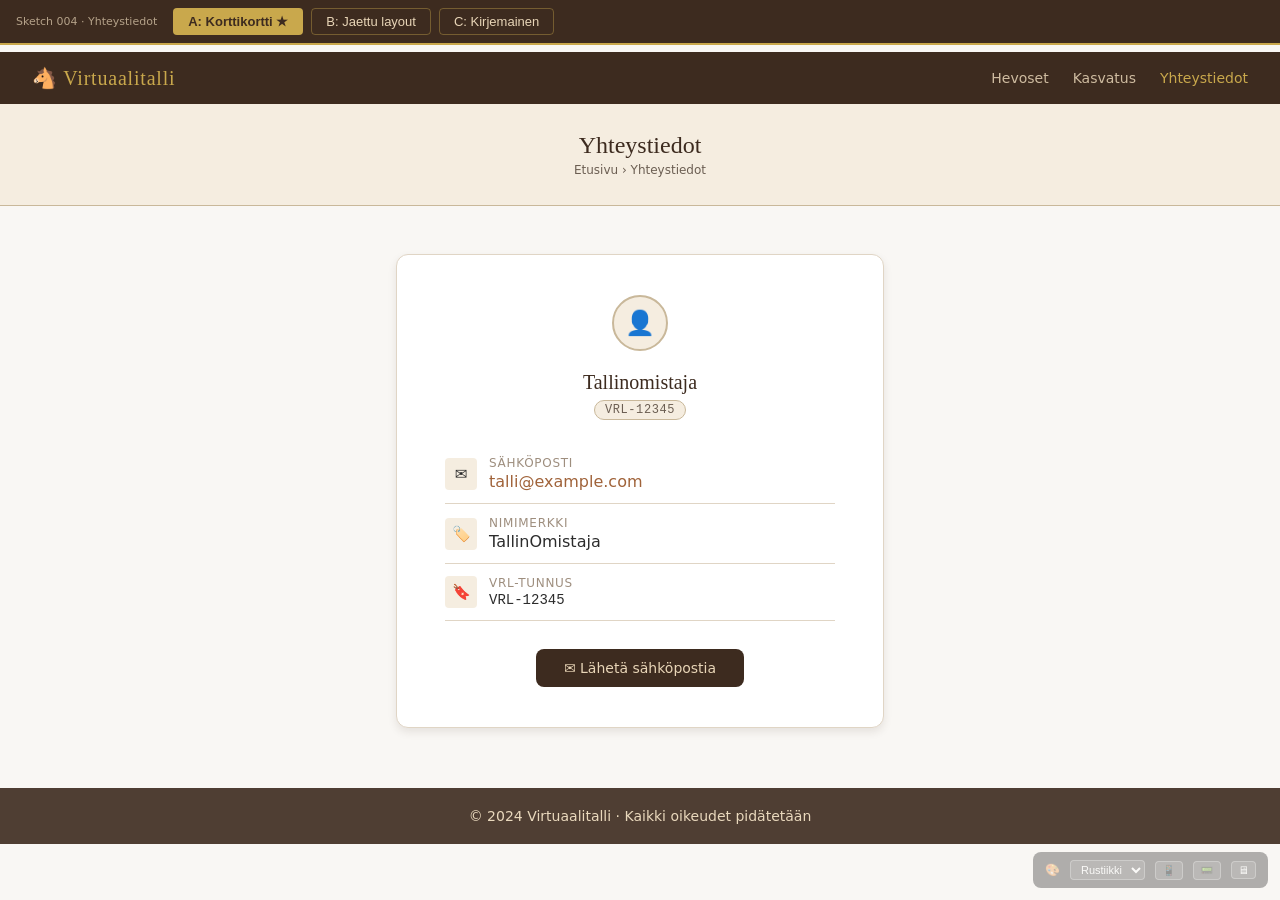
<file: .planning/sketches/004-yhteystiedot/index.html>
<!DOCTYPE html>
<html lang="fi">
<head>
<meta charset="UTF-8">
<meta name="viewport" content="width=device-width, initial-scale=1.0">
<title>Sketch 004 — Yhteystiedot-sivu</title>
<link rel="stylesheet" href="../themes/default.css">
<style>
  *, *::before, *::after { box-sizing: border-box; margin: 0; padding: 0; }
  body {
    font-family: var(--font-sans);
    background: var(--color-bg);
    color: var(--color-text);
    padding-top: 52px;
  }

  /* ── Variant nav ─────────────────────────────── */
  #variant-nav {
    position: fixed; top: 0; left: 0; right: 0; z-index: 9998;
    background: var(--color-primary);
    border-bottom: 2px solid var(--color-gold);
    padding: 8px 16px;
    display: flex; gap: 8px; align-items: center;
    font-family: var(--font-sans); font-size: 13px;
  }
  #variant-nav span {
    color: var(--color-cream); font-size: 11px; opacity: 0.7; margin-right: 8px;
    white-space: nowrap;
  }
  .variant-tab {
    background: transparent;
    border: 1px solid rgba(201,168,76,0.4);
    color: var(--color-cream);
    padding: 5px 14px;
    border-radius: var(--radius-sm);
    cursor: pointer;
    font-size: 13px;
    transition: all 0.15s ease;
  }
  .variant-tab:hover { background: rgba(255,255,255,0.15); }
  .variant-tab.active { background: var(--color-gold); color: var(--color-primary); font-weight: 600; }

  .variant { display: none; }
  .variant.active { display: block; }

  /* ── Shared header/nav mock ──────────────────── */
  .site-header {
    background: var(--color-primary);
    padding: 14px 32px;
    display: flex; align-items: center; justify-content: space-between;
  }
  .site-logo {
    font-family: var(--font-serif);
    color: var(--color-gold);
    font-size: var(--text-xl);
    letter-spacing: 0.04em;
  }
  .site-nav { display: flex; gap: 24px; }
  .site-nav a {
    color: var(--color-cream);
    text-decoration: none;
    font-size: var(--text-sm);
    opacity: 0.85;
    transition: opacity 0.15s;
  }
  .site-nav a:hover { opacity: 1; }
  .site-nav a.active { color: var(--color-gold); opacity: 1; }

  /* ── Page title band ─────────────────────────── */
  .page-title-band {
    background: var(--color-surface-accent);
    border-bottom: 1px solid var(--color-border-warm);
    padding: 28px 32px;
    text-align: center;
  }
  .page-title-band h1 {
    font-family: var(--font-serif);
    font-size: var(--text-2xl);
    color: var(--color-primary);
    font-weight: normal;
  }
  .page-title-band .breadcrumb {
    font-size: var(--text-xs);
    color: var(--color-text-muted);
    margin-top: 4px;
  }

  /* ── Shared footer mock ──────────────────────── */
  .site-footer {
    background: var(--color-primary);
    color: var(--color-cream);
    text-align: center;
    padding: 20px;
    font-size: var(--text-sm);
    opacity: 0.9;
    margin-top: 60px;
  }

  /* ════════════════════════════════════════════════
     VARIANT A — Korttikortti (centered, clean)
  ════════════════════════════════════════════════ */
  .a-main {
    max-width: 520px;
    margin: 48px auto;
    padding: 0 16px;
  }
  .a-card {
    background: var(--color-surface);
    border: 1px solid var(--color-border);
    border-radius: var(--radius-lg);
    box-shadow: var(--shadow-md);
    padding: 40px 48px;
    text-align: center;
  }
  .a-icon {
    width: 56px; height: 56px;
    background: var(--color-surface-accent);
    border: 2px solid var(--color-border-warm);
    border-radius: 50%;
    display: flex; align-items: center; justify-content: center;
    margin: 0 auto 20px;
    font-size: 24px;
  }
  .a-card h2 {
    font-family: var(--font-serif);
    font-size: var(--text-xl);
    color: var(--color-primary);
    font-weight: normal;
    margin-bottom: 4px;
  }
  .a-card .vrl-badge {
    display: inline-block;
    background: var(--color-parchment);
    border: 1px solid var(--color-border-warm);
    color: var(--color-text-muted);
    font-size: var(--text-xs);
    padding: 2px 10px;
    border-radius: var(--radius-full);
    margin-bottom: 24px;
    font-family: var(--font-mono);
    letter-spacing: 0.05em;
  }
  .a-divider {
    border: none;
    border-top: 1px solid var(--color-border);
    margin: 24px 0;
  }
  .a-contact-row {
    display: flex; align-items: center; gap: 12px;
    padding: 12px 0;
    border-bottom: 1px solid var(--color-border);
    text-align: left;
  }
  .a-contact-row:last-child { border-bottom: none; }
  .a-contact-icon {
    width: 32px; height: 32px;
    background: var(--color-surface-accent);
    border-radius: var(--radius-sm);
    display: flex; align-items: center; justify-content: center;
    font-size: 15px;
    flex-shrink: 0;
  }
  .a-contact-label {
    font-size: var(--text-xs);
    color: var(--color-text-light);
    text-transform: uppercase;
    letter-spacing: 0.06em;
    margin-bottom: 2px;
  }
  .a-contact-value {
    font-size: var(--text-base);
    color: var(--color-text);
  }
  .a-contact-value a {
    color: var(--color-accent);
    text-decoration: none;
    font-weight: 500;
  }
  .a-contact-value a:hover { text-decoration: underline; }
  .a-cta {
    margin-top: 28px;
  }
  .a-btn {
    display: inline-block;
    background: var(--color-primary);
    color: var(--color-cream);
    padding: 11px 28px;
    border-radius: var(--radius-md);
    text-decoration: none;
    font-size: var(--text-sm);
    font-weight: 500;
    transition: background 0.15s;
    border: none; cursor: pointer;
  }
  .a-btn:hover { background: var(--color-primary-hover); }

  /* ════════════════════════════════════════════════
     VARIANT B — Jaettu layout (esittely + tiedot)
  ════════════════════════════════════════════════ */
  .b-main {
    max-width: 860px;
    margin: 48px auto;
    padding: 0 24px;
    display: grid;
    grid-template-columns: 1fr 1fr;
    gap: 40px;
  }
  @media (max-width: 640px) { .b-main { grid-template-columns: 1fr; } }

  .b-intro {
    background: var(--color-surface-warm);
    border: 1px solid var(--color-border-warm);
    border-radius: var(--radius-lg);
    padding: 36px 32px;
    display: flex; flex-direction: column; justify-content: center;
  }
  .b-intro .greeting {
    font-family: var(--font-serif);
    font-size: var(--text-2xl);
    color: var(--color-primary);
    font-weight: normal;
    margin-bottom: 16px;
  }
  .b-intro p {
    font-size: var(--text-base);
    color: var(--color-text-muted);
    line-height: 1.7;
    margin-bottom: 20px;
  }
  .b-intro .nimi-badge {
    display: inline-flex; align-items: center; gap: 8px;
    background: var(--color-primary);
    color: var(--color-cream);
    padding: 6px 16px;
    border-radius: var(--radius-full);
    font-size: var(--text-sm);
    width: fit-content;
  }
  .b-intro .nimi-badge span { font-family: var(--font-mono); font-size: var(--text-xs); color: var(--color-gold); }

  .b-tiedot {
    background: var(--color-surface);
    border: 1px solid var(--color-border);
    border-radius: var(--radius-lg);
    box-shadow: var(--shadow-md);
    padding: 36px 32px;
  }
  .b-tiedot h2 {
    font-family: var(--font-serif);
    font-size: var(--text-xl);
    color: var(--color-primary);
    font-weight: normal;
    margin-bottom: 24px;
    padding-bottom: 12px;
    border-bottom: 2px solid var(--color-gold);
    display: inline-block;
  }
  .b-field { margin-bottom: 20px; }
  .b-label {
    font-size: var(--text-xs);
    text-transform: uppercase;
    letter-spacing: 0.08em;
    color: var(--color-text-light);
    margin-bottom: 4px;
  }
  .b-value {
    font-size: var(--text-base);
    color: var(--color-text);
  }
  .b-value a {
    color: var(--color-accent);
    text-decoration: none;
    font-weight: 500;
    font-size: var(--text-lg);
  }
  .b-value a:hover { text-decoration: underline; }
  .b-value .vrl {
    font-family: var(--font-mono);
    font-size: var(--text-sm);
    background: var(--color-parchment);
    padding: 2px 8px;
    border-radius: var(--radius-sm);
    border: 1px solid var(--color-border-warm);
    color: var(--color-text-muted);
  }
  .b-note {
    margin-top: 24px;
    padding: 12px 16px;
    background: var(--color-surface-accent);
    border-left: 3px solid var(--color-gold);
    border-radius: 0 var(--radius-sm) var(--radius-sm) 0;
    font-size: var(--text-sm);
    color: var(--color-text-muted);
    font-style: italic;
  }

  /* ════════════════════════════════════════════════
     VARIANT C — Kirjemainen (rento, henkilökohtainen)
  ════════════════════════════════════════════════ */
  .c-main {
    max-width: 640px;
    margin: 48px auto;
    padding: 0 24px;
  }
  .c-letter {
    background: var(--color-surface);
    border: 1px solid var(--color-border-warm);
    border-radius: var(--radius-lg);
    box-shadow: var(--shadow-lg);
    overflow: hidden;
  }
  .c-letter-header {
    background: linear-gradient(135deg, var(--color-primary) 0%, #5a4030 100%);
    padding: 32px 40px 24px;
    position: relative;
  }
  .c-letter-header::after {
    content: '🐴';
    position: absolute;
    right: 32px; top: 50%;
    transform: translateY(-50%);
    font-size: 48px;
    opacity: 0.25;
  }
  .c-letter-header h2 {
    font-family: var(--font-serif);
    color: var(--color-gold);
    font-size: var(--text-2xl);
    font-weight: normal;
    margin-bottom: 6px;
  }
  .c-letter-header .c-sub {
    color: var(--color-cream);
    font-size: var(--text-sm);
    opacity: 0.8;
  }
  .c-letter-body {
    padding: 36px 40px;
  }
  .c-letter-body .intro-text {
    font-size: var(--text-base);
    color: var(--color-text-muted);
    line-height: 1.8;
    font-style: italic;
    margin-bottom: 32px;
    padding-bottom: 24px;
    border-bottom: 1px dashed var(--color-border-warm);
  }
  .c-contact-block {
    margin-bottom: 20px;
    display: flex; align-items: flex-start; gap: 14px;
  }
  .c-contact-emoji {
    font-size: 22px;
    margin-top: 2px;
    flex-shrink: 0;
  }
  .c-contact-info {}
  .c-contact-info .c-label {
    font-size: var(--text-xs);
    text-transform: uppercase;
    letter-spacing: 0.07em;
    color: var(--color-text-light);
    margin-bottom: 2px;
  }
  .c-contact-info .c-val {
    font-size: var(--text-lg);
    color: var(--color-text);
  }
  .c-contact-info .c-val a {
    color: var(--color-accent);
    text-decoration: none;
    font-weight: 600;
  }
  .c-contact-info .c-val a:hover { text-decoration: underline; }
  .c-contact-info .c-val .mono {
    font-family: var(--font-mono);
    font-size: var(--text-base);
    background: var(--color-parchment);
    padding: 2px 8px;
    border-radius: var(--radius-sm);
    border: 1px solid var(--color-border-warm);
  }
  .c-letter-footer {
    background: var(--color-surface-accent);
    border-top: 1px solid var(--color-border);
    padding: 20px 40px;
    font-family: var(--font-serif);
    color: var(--color-text-muted);
    font-style: italic;
    font-size: var(--text-sm);
    text-align: right;
  }
  .c-email-btn {
    display: block;
    background: var(--color-primary);
    color: var(--color-cream) !important;
    text-align: center;
    padding: 14px 24px;
    border-radius: var(--radius-md);
    text-decoration: none !important;
    font-size: var(--text-base);
    font-weight: 600;
    margin-top: 28px;
    transition: background 0.15s;
    font-style: normal;
  }
  .c-email-btn:hover { background: var(--color-primary-hover) !important; }

  /* ── Sketch toolbar ──────────────────────────── */
  #sketch-tools {
    position: fixed; bottom: 12px; right: 12px; z-index: 9999;
    font-family: system-ui; font-size: 12px;
    background: rgba(0,0,0,0.75); color: white;
    padding: 8px 12px; border-radius: 8px;
    opacity: 0.4; transition: opacity 0.2s;
    display: flex; gap: 10px; align-items: center;
  }
  #sketch-tools:hover { opacity: 1; }
  #sketch-tools select, #sketch-tools button {
    background: rgba(255,255,255,0.15); border: 1px solid rgba(255,255,255,0.3);
    color: white; border-radius: 4px; padding: 2px 6px; font-size: 11px; cursor: pointer;
  }
  #sketch-tools button:hover { background: rgba(255,255,255,0.25); }
  #viewport-wrap { max-width: 100%; margin: 0 auto; transition: max-width 0.2s; }
</style>
</head>
<body>

<!-- ── Variant navigation ── -->
<div id="variant-nav">
  <span>Sketch 004 · Yhteystiedot</span>
  <button class="variant-tab active" onclick="showVariant('a', this)">A: Korttikortti ★</button>
  <button class="variant-tab" onclick="showVariant('b', this)">B: Jaettu layout</button>
  <button class="variant-tab" onclick="showVariant('c', this)">C: Kirjemainen</button>
</div>

<div id="viewport-wrap">

<!-- ════════════════════ VARIANT A — Korttikortti ════════════════════ -->
<div id="variant-a" class="variant active">
  <header class="site-header">
    <div class="site-logo">🐴 Virtuaalitalli</div>
    <nav class="site-nav">
      <a href="#">Hevoset</a>
      <a href="#">Kasvatus</a>
      <a class="active" href="#">Yhteystiedot</a>
    </nav>
  </header>

  <div class="page-title-band">
    <h1>Yhteystiedot</h1>
    <div class="breadcrumb">Etusivu › Yhteystiedot</div>
  </div>

  <main class="a-main">
    <div class="a-card">
      <div class="a-icon">👤</div>
      <h2>Tallinomistaja</h2>
      <div class="vrl-badge">VRL-12345</div>

      <div class="a-contact-row">
        <div class="a-contact-icon">✉️</div>
        <div>
          <div class="a-contact-label">Sähköposti</div>
          <div class="a-contact-value"><a href="mailto:talli@example.com">talli@example.com</a></div>
        </div>
      </div>
      <div class="a-contact-row">
        <div class="a-contact-icon">🏷️</div>
        <div>
          <div class="a-contact-label">Nimimerkki</div>
          <div class="a-contact-value">TallinOmistaja</div>
        </div>
      </div>
      <div class="a-contact-row">
        <div class="a-contact-icon">🔖</div>
        <div>
          <div class="a-contact-label">VRL-tunnus</div>
          <div class="a-contact-value" style="font-family:var(--font-mono);font-size:var(--text-sm)">VRL-12345</div>
        </div>
      </div>

      <div class="a-cta">
        <a class="a-btn" href="mailto:talli@example.com" id="a-mailto-btn">✉ Lähetä sähköpostia</a>
      </div>
    </div>
  </main>

  <footer class="site-footer">© 2024 Virtuaalitalli · Kaikki oikeudet pidätetään</footer>
</div>

<!-- ════════════════════ VARIANT B — Jaettu layout ════════════════════ -->
<div id="variant-b" class="variant">
  <header class="site-header">
    <div class="site-logo">🐴 Virtuaalitalli</div>
    <nav class="site-nav">
      <a href="#">Hevoset</a>
      <a href="#">Kasvatus</a>
      <a class="active" href="#">Yhteystiedot</a>
    </nav>
  </header>

  <div class="page-title-band">
    <h1>Yhteystiedot</h1>
    <div class="breadcrumb">Etusivu › Yhteystiedot</div>
  </div>

  <div class="b-main">
    <!-- Vasen: Esittely -->
    <div class="b-intro">
      <div class="greeting">Tervetuloa talliimme!</div>
      <p>Olemme virtuaalitalli, jonka sydämenä ovat hevoset. Ota rohkeasti yhteyttä — vastaamme mielellämme kaikkiin hevosiin ja kasvatukseen liittyviin kysymyksiin.</p>
      <div class="nimi-badge">
        TallinOmistaja <span>VRL-12345</span>
      </div>
    </div>

    <!-- Oikea: Yhteystiedot -->
    <div class="b-tiedot">
      <h2>Yhteystiedot</h2>

      <div class="b-field">
        <div class="b-label">Nimimerkki</div>
        <div class="b-value">TallinOmistaja</div>
      </div>

      <div class="b-field">
        <div class="b-label">VRL-tunnus</div>
        <div class="b-value"><span class="vrl">VRL-12345</span></div>
      </div>

      <div class="b-field">
        <div class="b-label">Sähköposti</div>
        <div class="b-value">
          <a href="mailto:talli@example.com">talli@example.com</a>
        </div>
      </div>

      <div class="b-note">Vastaukseen saattaa mennä muutama päivä — hevoset pitävät kiireisenä! 🐴</div>
    </div>
  </div>

  <footer class="site-footer">© 2024 Virtuaalitalli · Kaikki oikeudet pidätetään</footer>
</div>

<!-- ════════════════════ VARIANT C — Kirjemainen ════════════════════ -->
<div id="variant-c" class="variant">
  <header class="site-header">
    <div class="site-logo">🐴 Virtuaalitalli</div>
    <nav class="site-nav">
      <a href="#">Hevoset</a>
      <a href="#">Kasvatus</a>
      <a class="active" href="#">Yhteystiedot</a>
    </nav>
  </header>

  <div class="page-title-band">
    <h1>Yhteystiedot</h1>
    <div class="breadcrumb">Etusivu › Yhteystiedot</div>
  </div>

  <main class="c-main">
    <div class="c-letter">
      <div class="c-letter-header">
        <h2>Virtuaalitalli</h2>
        <div class="c-sub">Ota yhteyttä — olemme täällä!</div>
      </div>

      <div class="c-letter-body">
        <p class="intro-text">
          Tervetuloa! Olen TallinOmistaja ja pyörität tätä virtuaalitallia rakkaudesta hevosiin.
          Jos sinulla on kysyttävää hevosistamme, kasvatuksesta tai muusta tallin toiminnasta — kirjoita rohkeasti!
        </p>

        <div class="c-contact-block">
          <div class="c-contact-emoji">🏷️</div>
          <div class="c-contact-info">
            <div class="c-label">Nimimerkki</div>
            <div class="c-val">TallinOmistaja</div>
          </div>
        </div>

        <div class="c-contact-block">
          <div class="c-contact-emoji">🔖</div>
          <div class="c-contact-info">
            <div class="c-label">VRL-tunnus</div>
            <div class="c-val"><span class="mono">VRL-12345</span></div>
          </div>
        </div>

        <div class="c-contact-block">
          <div class="c-contact-emoji">✉️</div>
          <div class="c-contact-info">
            <div class="c-label">Sähköposti</div>
            <div class="c-val"><a href="mailto:talli@example.com">talli@example.com</a></div>
          </div>
        </div>

        <a class="c-email-btn" href="mailto:talli@example.com" id="c-mailto-btn">✉ Lähetä sähköpostia</a>
      </div>

      <div class="c-letter-footer">
        — TallinOmistaja, Virtuaalitalli
      </div>
    </div>
  </main>

  <footer class="site-footer">© 2024 Virtuaalitalli · Kaikki oikeudet pidätetään</footer>
</div>

</div><!-- #viewport-wrap -->

<!-- ── Sketch toolbar ── -->
<div id="sketch-tools">
  <span>🎨</span>
  <select onchange="document.querySelector('link[href*=themes]').href='../themes/'+this.value+'.css'">
    <option value="default.css">Rustiikki</option>
  </select>
  <button onclick="setViewport(375)">📱</button>
  <button onclick="setViewport(768)">📟</button>
  <button onclick="setViewport(0)">🖥</button>
</div>

<script>
function showVariant(id, btn) {
  document.querySelectorAll('.variant').forEach(v => v.classList.remove('active'));
  document.querySelectorAll('.variant-tab').forEach(t => t.classList.remove('active'));
  document.getElementById('variant-' + id).classList.add('active');
  btn.classList.add('active');
}

function setViewport(w) {
  const wrap = document.getElementById('viewport-wrap');
  wrap.style.maxWidth = w ? w + 'px' : '100%';
}

// Sähköpostipainikkeet — animaatiopalaute
['a-mailto-btn','c-mailto-btn'].forEach(id => {
  const el = document.getElementById(id);
  if (!el) return;
  el.addEventListener('click', function(e) {
    e.preventDefault();
    const orig = this.textContent;
    this.textContent = '✓ Avataan sähköpostiohjelma...';
    this.style.background = 'var(--color-success)';
    setTimeout(() => {
      this.textContent = orig;
      this.style.background = '';
    }, 2000);
  });
});
</script>
</body>
</html>
</file>
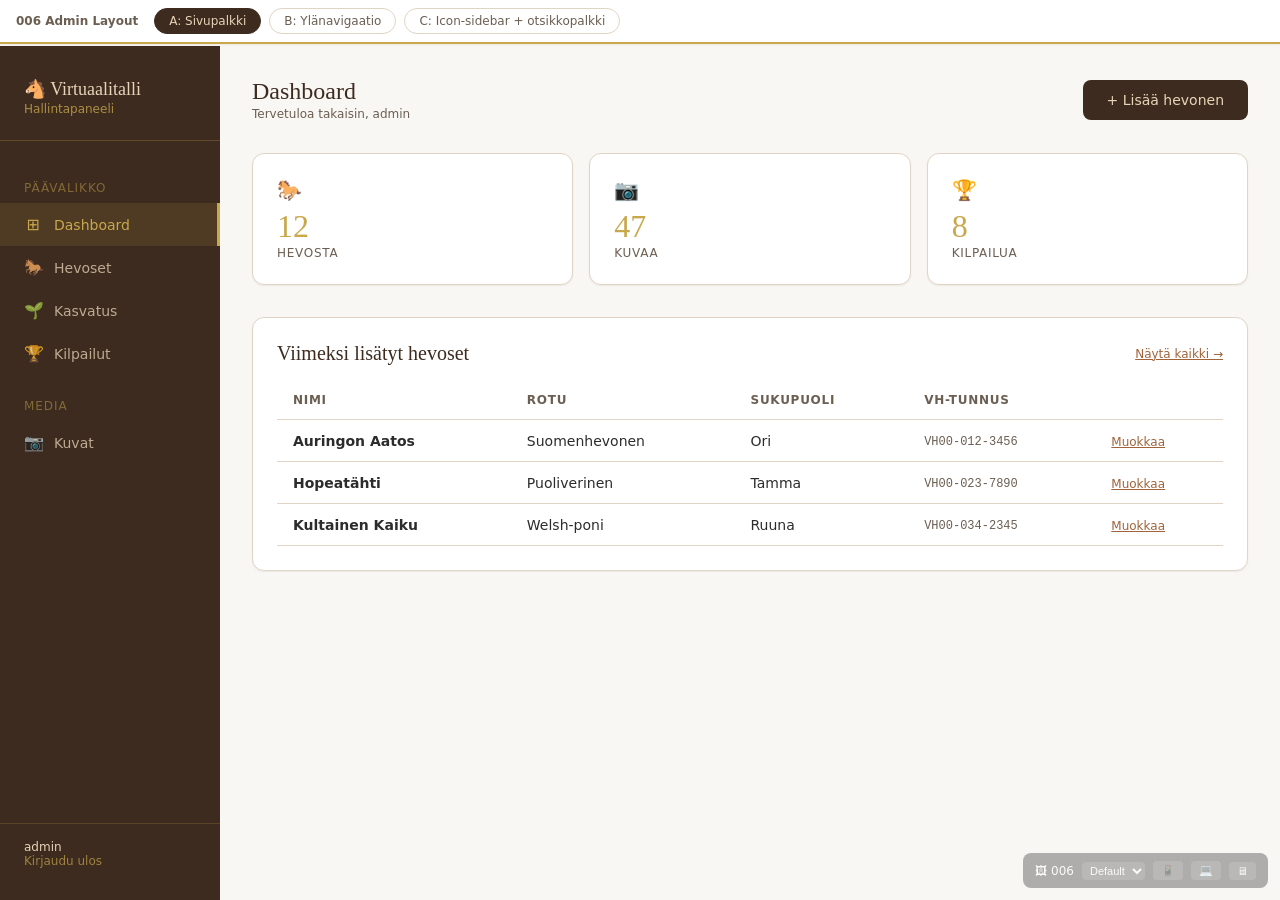
<file: .planning/sketches/006-admin-layout/index.html>
<!DOCTYPE html>
<html lang="fi">
<head>
  <meta charset="UTF-8">
  <meta name="viewport" content="width=device-width, initial-scale=1.0">
  <title>006 — Admin Shell Layout</title>
  <link rel="stylesheet" href="../themes/default.css">
  <style>
    * { box-sizing: border-box; margin: 0; padding: 0; }
    body { background: var(--color-bg); font-family: var(--font-sans); font-size: var(--text-sm); color: var(--color-text); }

    /* ── VARIANT NAV ────────────────────────────── */
    #variant-nav {
      position: fixed; top: 0; left: 0; right: 0; z-index: 9998;
      background: var(--color-surface); border-bottom: 2px solid var(--color-gold);
      padding: 8px 16px; display: flex; gap: 8px; align-items: center;
      box-shadow: var(--shadow-sm);
    }
    #variant-nav span { font-size: var(--text-xs); color: var(--color-text-muted); margin-right: 8px; font-weight: 600; }
    .variant-tab {
      background: none; border: 1px solid var(--color-border); border-radius: var(--radius-full);
      padding: 5px 14px; font-size: var(--text-xs); cursor: pointer; color: var(--color-text-muted);
      transition: all 0.15s ease; font-family: var(--font-sans);
    }
    .variant-tab:hover { border-color: var(--color-accent); color: var(--color-accent); }
    .variant-tab.active { background: var(--color-primary); border-color: var(--color-primary); color: var(--color-cream); }
    .variant { display: none; }
    .variant.active { display: block; }
    body { padding-top: 46px; }

    /* ─── SHARED ELEMENTS ───────────────────────── */
    .stat-num { font-size: var(--text-3xl); font-family: var(--font-serif); color: var(--color-gold); line-height: 1; }
    .stat-label { font-size: var(--text-xs); color: var(--color-text-muted); margin-top: var(--space-1); text-transform: uppercase; letter-spacing: 0.06em; }
    .badge { display: inline-block; padding: 2px 8px; border-radius: var(--radius-full); font-size: var(--text-xs); font-weight: 600; }
    .badge-success { background: #e8f5e8; color: var(--color-success); }

    /* ─── VARIANT A: Left Sidebar ───────────────── */
    .va-shell { display: flex; height: calc(100vh - 46px); }
    .va-sidebar {
      width: 220px; flex-shrink: 0;
      background: var(--color-primary);
      display: flex; flex-direction: column;
      padding: var(--space-4) 0;
    }
    .va-sidebar-logo {
      padding: var(--space-4) var(--space-6) var(--space-6);
      border-bottom: 1px solid rgba(201,168,76,0.25);
      margin-bottom: var(--space-4);
    }
    .va-sidebar-logo .logo-text { font-family: var(--font-serif); font-size: var(--text-lg); color: var(--color-cream); }
    .va-sidebar-logo .logo-sub { font-size: var(--text-xs); color: var(--color-gold); opacity: 0.8; margin-top: 2px; }
    .va-nav-item {
      display: flex; align-items: center; gap: var(--space-3);
      padding: var(--space-3) var(--space-6);
      color: rgba(232,213,183,0.75); font-size: var(--text-sm);
      cursor: pointer; transition: all 0.15s ease; text-decoration: none;
    }
    .va-nav-item:hover { color: var(--color-cream); background: rgba(255,255,255,0.06); }
    .va-nav-item.active { color: var(--color-gold); background: rgba(201,168,76,0.12); border-right: 3px solid var(--color-gold); }
    .va-nav-icon { font-size: 16px; width: 18px; text-align: center; }
    .va-nav-section { font-size: var(--text-xs); color: rgba(201,168,76,0.5); padding: var(--space-4) var(--space-6) var(--space-2); text-transform: uppercase; letter-spacing: 0.08em; margin-top: var(--space-2); }
    .va-sidebar-footer {
      margin-top: auto; padding: var(--space-4) var(--space-6);
      border-top: 1px solid rgba(201,168,76,0.2);
    }
    .va-sidebar-footer .user-name { color: var(--color-cream); font-size: var(--text-xs); }
    .va-sidebar-footer .logout-link { color: var(--color-gold); font-size: var(--text-xs); opacity: 0.7; cursor: pointer; }
    .va-sidebar-footer .logout-link:hover { opacity: 1; }
    .va-main { flex: 1; overflow-y: auto; padding: var(--space-8); background: var(--color-bg); }
    .va-topbar {
      display: flex; justify-content: space-between; align-items: center;
      margin-bottom: var(--space-8);
    }
    .va-topbar h1 { font-family: var(--font-serif); font-size: var(--text-2xl); color: var(--color-primary); font-weight: normal; }
    .va-topbar .breadcrumb { font-size: var(--text-xs); color: var(--color-text-muted); margin-top: 2px; }
    .stat-row { display: grid; grid-template-columns: repeat(3, 1fr); gap: var(--space-4); margin-bottom: var(--space-8); }
    .stat-card {
      background: var(--color-surface); border: 1px solid var(--color-border);
      border-radius: var(--radius-lg); padding: var(--space-6);
      box-shadow: var(--shadow-sm); transition: box-shadow 0.15s;
    }
    .stat-card:hover { box-shadow: var(--shadow-md); }
    .stat-card .stat-icon { font-size: 20px; margin-bottom: var(--space-2); }
    .quick-actions { display: flex; gap: var(--space-3); margin-bottom: var(--space-8); flex-wrap: wrap; }
    .btn-primary {
      background: var(--color-primary); color: var(--color-cream);
      border: none; border-radius: var(--radius-md); padding: var(--space-3) var(--space-6);
      font-size: var(--text-sm); cursor: pointer; font-family: var(--font-sans);
      transition: background 0.15s; text-decoration: none; display: inline-block;
    }
    .btn-primary:hover { background: var(--color-primary-hover); }
    .btn-ghost {
      background: var(--color-surface); color: var(--color-text);
      border: 1px solid var(--color-border); border-radius: var(--radius-md);
      padding: var(--space-3) var(--space-6); font-size: var(--text-sm);
      cursor: pointer; font-family: var(--font-sans); transition: all 0.15s;
    }
    .btn-ghost:hover { border-color: var(--color-accent); color: var(--color-accent); }
    .recent-table { width: 100%; border-collapse: collapse; }
    .recent-table th { font-size: var(--text-xs); text-transform: uppercase; letter-spacing: 0.06em; color: var(--color-text-muted); font-weight: 600; padding: var(--space-3) var(--space-4); border-bottom: 1px solid var(--color-border); text-align: left; }
    .recent-table td { padding: var(--space-3) var(--space-4); border-bottom: 1px solid var(--color-border); }
    .recent-table tr:hover td { background: var(--color-surface-warm); }
    .section-header { display: flex; justify-content: space-between; align-items: center; margin-bottom: var(--space-4); }
    .section-header h2 { font-family: var(--font-serif); font-size: var(--text-xl); color: var(--color-primary); font-weight: normal; }
    .section-header .view-all { font-size: var(--text-xs); color: var(--color-accent); cursor: pointer; }
    .card-section { background: var(--color-surface); border: 1px solid var(--color-border); border-radius: var(--radius-lg); padding: var(--space-6); box-shadow: var(--shadow-sm); }

    /* ─── VARIANT B: Top Nav ─────────────────────── */
    .vb-topnav {
      background: var(--color-primary); 
      border-bottom: 3px solid var(--color-gold);
      display: flex; align-items: center; padding: 0 var(--space-8);
      height: 56px;
    }
    .vb-logo { font-family: var(--font-serif); color: var(--color-cream); font-size: var(--text-lg); margin-right: var(--space-8); white-space: nowrap; }
    .vb-nav-links { display: flex; gap: 2px; flex: 1; }
    .vb-nav-link {
      color: rgba(232,213,183,0.75); padding: var(--space-2) var(--space-4);
      font-size: var(--text-sm); cursor: pointer; border-radius: var(--radius-md);
      transition: all 0.15s; text-decoration: none; display: flex; align-items: center; gap: var(--space-2);
    }
    .vb-nav-link:hover { color: var(--color-cream); background: rgba(255,255,255,0.08); }
    .vb-nav-link.active { color: var(--color-gold); background: rgba(201,168,76,0.15); }
    .vb-user { margin-left: auto; display: flex; align-items: center; gap: var(--space-3); color: var(--color-cream); font-size: var(--text-xs); }
    .vb-avatar { width: 28px; height: 28px; border-radius: var(--radius-full); background: rgba(201,168,76,0.3); display: flex; align-items: center; justify-content: center; font-size: 12px; color: var(--color-gold); font-weight: 600; }
    .vb-subnav {
      background: var(--color-surface); border-bottom: 1px solid var(--color-border);
      padding: 0 var(--space-8); display: flex; align-items: center; gap: var(--space-2);
      height: 40px;
    }
    .vb-breadcrumb { font-size: var(--text-xs); color: var(--color-text-muted); }
    .vb-breadcrumb span { color: var(--color-accent); }
    .vb-quick-add { margin-left: auto; }
    .vb-main { padding: var(--space-8); }
    .vb-page-title { font-family: var(--font-serif); font-size: var(--text-2xl); color: var(--color-primary); font-weight: normal; margin-bottom: var(--space-6); }

    /* ─── VARIANT C: Icon Sidebar + Top Bar ───────── */
    .vc-shell { display: flex; height: calc(100vh - 46px); }
    .vc-icon-sidebar {
      width: 60px; flex-shrink: 0; background: var(--color-primary);
      display: flex; flex-direction: column; align-items: center;
      padding: var(--space-4) 0; gap: var(--space-2);
    }
    .vc-icon-logo { width: 36px; height: 36px; border-radius: var(--radius-md); background: rgba(201,168,76,0.2); display: flex; align-items: center; justify-content: center; font-size: 18px; margin-bottom: var(--space-4); }
    .vc-icon-btn {
      width: 40px; height: 40px; border-radius: var(--radius-md);
      display: flex; align-items: center; justify-content: center;
      font-size: 18px; cursor: pointer; transition: all 0.15s;
      color: rgba(232,213,183,0.6); position: relative;
    }
    .vc-icon-btn:hover { background: rgba(255,255,255,0.1); color: var(--color-cream); }
    .vc-icon-btn.active { background: rgba(201,168,76,0.2); color: var(--color-gold); }
    .vc-icon-btn .tooltip {
      position: absolute; left: 52px; top: 50%; transform: translateY(-50%);
      background: var(--color-primary); color: var(--color-cream);
      font-size: var(--text-xs); padding: 4px 8px; border-radius: var(--radius-sm);
      white-space: nowrap; opacity: 0; pointer-events: none; transition: opacity 0.15s;
      z-index: 100;
    }
    .vc-icon-btn:hover .tooltip { opacity: 1; }
    .vc-icon-divider { width: 30px; height: 1px; background: rgba(201,168,76,0.2); margin: var(--space-2) 0; }
    .vc-icon-bottom { margin-top: auto; }
    .vc-content { flex: 1; display: flex; flex-direction: column; overflow: hidden; }
    .vc-header {
      background: var(--color-surface); border-bottom: 1px solid var(--color-border);
      padding: 0 var(--space-6); height: 56px;
      display: flex; align-items: center; gap: var(--space-4);
    }
    .vc-header h1 { font-family: var(--font-serif); font-size: var(--text-xl); color: var(--color-primary); font-weight: normal; }
    .vc-header .header-actions { margin-left: auto; display: flex; gap: var(--space-3); align-items: center; }
    .vc-main { flex: 1; overflow-y: auto; padding: var(--space-6); background: var(--color-bg); }
    .vc-search {
      display: flex; align-items: center; gap: var(--space-2);
      background: var(--color-surface-warm); border: 1px solid var(--color-border);
      border-radius: var(--radius-full); padding: var(--space-2) var(--space-4);
      font-size: var(--text-sm); color: var(--color-text-muted); cursor: text;
      transition: all 0.15s;
    }
    .vc-search:hover { border-color: var(--color-accent); }
    input[type="search"] { background: none; border: none; outline: none; font-size: var(--text-sm); font-family: var(--font-sans); color: var(--color-text); width: 180px; }
    input[type="search"]::placeholder { color: var(--color-text-muted); }

    /* ─── SKETCH TOOLBAR ────────────────────────── */
    #sketch-tools {
      position: fixed; bottom: 12px; right: 12px; z-index: 9999;
      font-family: system-ui; font-size: 12px;
      background: rgba(0,0,0,0.75); color: white;
      padding: 8px 12px; border-radius: 8px;
      opacity: 0.4; transition: opacity 0.2s;
      display: flex; gap: 8px; align-items: center;
    }
    #sketch-tools:hover { opacity: 1; }
    #sketch-tools button {
      background: rgba(255,255,255,0.15); border: none; color: white;
      padding: 3px 8px; border-radius: 4px; font-size: 11px; cursor: pointer;
    }
    #sketch-tools button:hover { background: rgba(255,255,255,0.3); }
    #sketch-tools select { background: rgba(255,255,255,0.15); border: none; color: white; font-size: 11px; border-radius: 4px; padding: 2px 4px; cursor: pointer; }
  </style>
</head>
<body>

<!-- ─── VARIANT NAV ─────────────────────── -->
<div id="variant-nav">
  <span>006 Admin Layout</span>
  <button class="variant-tab active" onclick="showVariant('a', this)">A: Sivupalkki</button>
  <button class="variant-tab" onclick="showVariant('b', this)">B: Ylänavigaatio</button>
  <button class="variant-tab" onclick="showVariant('c', this)">C: Icon-sidebar + otsikkopalkki</button>
</div>

<!-- ═══════════════════════════════════════════
     VARIANT A — Left Sidebar
═══════════════════════════════════════════ -->
<div id="variant-a" class="variant active">
  <div class="va-shell">
    <!-- Sidebar -->
    <aside class="va-sidebar">
      <div class="va-sidebar-logo">
        <div class="logo-text">🐴 Virtuaalitalli</div>
        <div class="logo-sub">Hallintapaneeli</div>
      </div>

      <div class="va-nav-section">Päävalikko</div>
      <a class="va-nav-item active" href="#" onclick="return false">
        <span class="va-nav-icon">⊞</span> Dashboard
      </a>
      <a class="va-nav-item" href="#" onclick="return false">
        <span class="va-nav-icon">🐎</span> Hevoset
      </a>
      <a class="va-nav-item" href="#" onclick="return false">
        <span class="va-nav-icon">🌱</span> Kasvatus
      </a>
      <a class="va-nav-item" href="#" onclick="return false">
        <span class="va-nav-icon">🏆</span> Kilpailut
      </a>

      <div class="va-nav-section">Media</div>
      <a class="va-nav-item" href="#" onclick="return false">
        <span class="va-nav-icon">📷</span> Kuvat
      </a>

      <div class="va-sidebar-footer">
        <div class="user-name">admin</div>
        <div class="logout-link" onclick="alert('Kirjaudutaan ulos...')">Kirjaudu ulos</div>
      </div>
    </aside>

    <!-- Main content -->
    <main class="va-main">
      <div class="va-topbar">
        <div>
          <h1>Dashboard</h1>
          <div class="breadcrumb">Tervetuloa takaisin, admin</div>
        </div>
        <button class="btn-primary" onclick="alert('Lisää hevonen')">+ Lisää hevonen</button>
      </div>

      <!-- Stats -->
      <div class="stat-row">
        <div class="stat-card">
          <div class="stat-icon">🐎</div>
          <div class="stat-num">12</div>
          <div class="stat-label">Hevosta</div>
        </div>
        <div class="stat-card">
          <div class="stat-icon">📷</div>
          <div class="stat-num">47</div>
          <div class="stat-label">Kuvaa</div>
        </div>
        <div class="stat-card">
          <div class="stat-icon">🏆</div>
          <div class="stat-num">8</div>
          <div class="stat-label">Kilpailua</div>
        </div>
      </div>

      <!-- Recent horses -->
      <div class="card-section">
        <div class="section-header">
          <h2>Viimeksi lisätyt hevoset</h2>
          <a class="view-all" href="#" onclick="return false">Näytä kaikki →</a>
        </div>
        <table class="recent-table">
          <thead>
            <tr>
              <th>Nimi</th>
              <th>Rotu</th>
              <th>Sukupuoli</th>
              <th>VH-tunnus</th>
              <th></th>
            </tr>
          </thead>
          <tbody>
            <tr>
              <td><strong>Auringon Aatos</strong></td>
              <td>Suomenhevonen</td>
              <td>Ori</td>
              <td><code style="font-family:var(--font-mono);font-size:var(--text-xs);color:var(--color-text-muted)">VH00-012-3456</code></td>
              <td><a href="#" onclick="return false" style="color:var(--color-accent);font-size:var(--text-xs)">Muokkaa</a></td>
            </tr>
            <tr>
              <td><strong>Hopeatähti</strong></td>
              <td>Puoliverinen</td>
              <td>Tamma</td>
              <td><code style="font-family:var(--font-mono);font-size:var(--text-xs);color:var(--color-text-muted)">VH00-023-7890</code></td>
              <td><a href="#" onclick="return false" style="color:var(--color-accent);font-size:var(--text-xs)">Muokkaa</a></td>
            </tr>
            <tr>
              <td><strong>Kultainen Kaiku</strong></td>
              <td>Welsh-poni</td>
              <td>Ruuna</td>
              <td><code style="font-family:var(--font-mono);font-size:var(--text-xs);color:var(--color-text-muted)">VH00-034-2345</code></td>
              <td><a href="#" onclick="return false" style="color:var(--color-accent);font-size:var(--text-xs)">Muokkaa</a></td>
            </tr>
          </tbody>
        </table>
      </div>
    </main>
  </div>
</div>

<!-- ═══════════════════════════════════════════
     VARIANT B — Top Navigation
═══════════════════════════════════════════ -->
<div id="variant-b" class="variant">
  <!-- Top nav -->
  <nav class="vb-topnav">
    <div class="vb-logo">🐴 Virtuaalitalli</div>
    <div class="vb-nav-links">
      <a class="vb-nav-link active" href="#" onclick="return false">⊞ Dashboard</a>
      <a class="vb-nav-link" href="#" onclick="return false">🐎 Hevoset</a>
      <a class="vb-nav-link" href="#" onclick="return false">🌱 Kasvatus</a>
      <a class="vb-nav-link" href="#" onclick="return false">🏆 Kilpailut</a>
      <a class="vb-nav-link" href="#" onclick="return false">📷 Kuvat</a>
    </div>
    <div class="vb-user">
      <div class="vb-avatar">A</div>
      admin
      <a href="#" onclick="alert('Ulos');return false" style="color:var(--color-gold);opacity:0.7;text-decoration:none;font-size:var(--text-xs)">Ulos</a>
    </div>
  </nav>

  <!-- Sub nav / breadcrumb -->
  <div class="vb-subnav">
    <span class="vb-breadcrumb">Admin / <span>Dashboard</span></span>
    <div class="vb-quick-add">
      <button class="btn-primary" onclick="alert('Lisää hevonen')" style="padding:4px 12px;font-size:var(--text-xs)">+ Lisää hevonen</button>
    </div>
  </div>

  <!-- Main -->
  <div class="vb-main">
    <h1 class="vb-page-title">Dashboard</h1>

    <div class="stat-row">
      <div class="stat-card">
        <div class="stat-icon">🐎</div>
        <div class="stat-num">12</div>
        <div class="stat-label">Hevosta</div>
      </div>
      <div class="stat-card">
        <div class="stat-icon">📷</div>
        <div class="stat-num">47</div>
        <div class="stat-label">Kuvaa</div>
      </div>
      <div class="stat-card">
        <div class="stat-icon">🏆</div>
        <div class="stat-num">8</div>
        <div class="stat-label">Kilpailua</div>
      </div>
    </div>

    <div class="card-section">
      <div class="section-header">
        <h2>Viimeksi lisätyt hevoset</h2>
        <a class="view-all" href="#" onclick="return false">Näytä kaikki →</a>
      </div>
      <table class="recent-table">
        <thead>
          <tr>
            <th>Nimi</th><th>Rotu</th><th>Sukupuoli</th><th>VH-tunnus</th><th></th>
          </tr>
        </thead>
        <tbody>
          <tr>
            <td><strong>Auringon Aatos</strong></td>
            <td>Suomenhevonen</td><td>Ori</td>
            <td><code style="font-family:var(--font-mono);font-size:var(--text-xs);color:var(--color-text-muted)">VH00-012-3456</code></td>
            <td><a href="#" onclick="return false" style="color:var(--color-accent);font-size:var(--text-xs)">Muokkaa</a></td>
          </tr>
          <tr>
            <td><strong>Hopeatähti</strong></td>
            <td>Puoliverinen</td><td>Tamma</td>
            <td><code style="font-family:var(--font-mono);font-size:var(--text-xs);color:var(--color-text-muted)">VH00-023-7890</code></td>
            <td><a href="#" onclick="return false" style="color:var(--color-accent);font-size:var(--text-xs)">Muokkaa</a></td>
          </tr>
          <tr>
            <td><strong>Kultainen Kaiku</strong></td>
            <td>Welsh-poni</td><td>Ruuna</td>
            <td><code style="font-family:var(--font-mono);font-size:var(--text-xs);color:var(--color-text-muted)">VH00-034-2345</code></td>
            <td><a href="#" onclick="return false" style="color:var(--color-accent);font-size:var(--text-xs)">Muokkaa</a></td>
          </tr>
        </tbody>
      </table>
    </div>
  </div>
</div>

<!-- ═══════════════════════════════════════════
     VARIANT C — Icon Sidebar + Header Bar
═══════════════════════════════════════════ -->
<div id="variant-c" class="variant">
  <div class="vc-shell">
    <!-- Icon sidebar -->
    <aside class="vc-icon-sidebar">
      <div class="vc-icon-logo">🐴</div>

      <button class="vc-icon-btn active" onclick="return false">
        ⊞
        <span class="tooltip">Dashboard</span>
      </button>
      <button class="vc-icon-btn" onclick="return false">
        🐎
        <span class="tooltip">Hevoset</span>
      </button>
      <button class="vc-icon-btn" onclick="return false">
        🌱
        <span class="tooltip">Kasvatus</span>
      </button>

      <div class="vc-icon-divider"></div>

      <button class="vc-icon-btn" onclick="return false">
        🏆
        <span class="tooltip">Kilpailut</span>
      </button>
      <button class="vc-icon-btn" onclick="return false">
        📷
        <span class="tooltip">Kuvat</span>
      </button>

      <div class="vc-icon-bottom">
        <button class="vc-icon-btn" onclick="alert('Ulos')">
          ↩
          <span class="tooltip">Kirjaudu ulos</span>
        </button>
      </div>
    </aside>

    <!-- Content area -->
    <div class="vc-content">
      <!-- Header bar -->
      <header class="vc-header">
        <h1>Dashboard</h1>
        <div class="header-actions">
          <div class="vc-search">
            <span>🔍</span>
            <input type="search" placeholder="Hae hevosta…">
          </div>
          <button class="btn-primary" onclick="alert('Lisää')">+ Lisää hevonen</button>
          <div style="display:flex;align-items:center;gap:6px;font-size:var(--text-xs);color:var(--color-text-muted)">
            <div style="width:28px;height:28px;border-radius:var(--radius-full);background:var(--color-primary);display:flex;align-items:center;justify-content:center;color:var(--color-gold);font-weight:700;font-size:12px">A</div>
            admin
          </div>
        </div>
      </header>

      <!-- Main -->
      <div class="vc-main">
        <div class="stat-row">
          <div class="stat-card">
            <div class="stat-icon">🐎</div>
            <div class="stat-num">12</div>
            <div class="stat-label">Hevosta</div>
          </div>
          <div class="stat-card">
            <div class="stat-icon">📷</div>
            <div class="stat-num">47</div>
            <div class="stat-label">Kuvaa</div>
          </div>
          <div class="stat-card">
            <div class="stat-icon">🏆</div>
            <div class="stat-num">8</div>
            <div class="stat-label">Kilpailua</div>
          </div>
        </div>

        <div class="card-section">
          <div class="section-header">
            <h2>Viimeksi lisätyt hevoset</h2>
            <a class="view-all" href="#" onclick="return false">Näytä kaikki →</a>
          </div>
          <table class="recent-table">
            <thead>
              <tr>
                <th>Nimi</th><th>Rotu</th><th>Sukupuoli</th><th>VH-tunnus</th><th></th>
              </tr>
            </thead>
            <tbody>
              <tr>
                <td><strong>Auringon Aatos</strong></td>
                <td>Suomenhevonen</td><td>Ori</td>
                <td><code style="font-family:var(--font-mono);font-size:var(--text-xs);color:var(--color-text-muted)">VH00-012-3456</code></td>
                <td><a href="#" onclick="return false" style="color:var(--color-accent);font-size:var(--text-xs)">Muokkaa</a></td>
              </tr>
              <tr>
                <td><strong>Hopeatähti</strong></td>
                <td>Puoliverinen</td><td>Tamma</td>
                <td><code style="font-family:var(--font-mono);font-size:var(--text-xs);color:var(--color-text-muted)">VH00-023-7890</code></td>
                <td><a href="#" onclick="return false" style="color:var(--color-accent);font-size:var(--text-xs)">Muokkaa</a></td>
              </tr>
              <tr>
                <td><strong>Kultainen Kaiku</strong></td>
                <td>Welsh-poni</td><td>Ruuna</td>
                <td><code style="font-family:var(--font-mono);font-size:var(--text-xs);color:var(--color-text-muted)">VH00-034-2345</code></td>
                <td><a href="#" onclick="return false" style="color:var(--color-accent);font-size:var(--text-xs)">Muokkaa</a></td>
              </tr>
            </tbody>
          </table>
        </div>
      </div>
    </div>
  </div>
</div>

<!-- ─── SKETCH TOOLBAR ─────────────────── -->
<div id="sketch-tools"
  onmouseenter="this.style.opacity='1'"
  onmouseleave="this.style.opacity='0.4'">
  <span>🖼 006</span>
  <select onchange="document.querySelector('link[href*=themes]').href='../themes/'+this.value+'.css'">
    <option value="default.css">Default</option>
  </select>
  <button onclick="document.getElementById('main-content').style.maxWidth='375px'">📱</button>
  <button onclick="document.getElementById('main-content').style.maxWidth='768px'">💻</button>
  <button onclick="document.getElementById('main-content').style.maxWidth='100%'">🖥</button>
</div>
<div id="main-content"></div>

<script>
function showVariant(id, btn) {
  document.querySelectorAll('.variant').forEach(v => {
    v.classList.remove('active');
    v.style.display = 'none';
  });
  document.querySelectorAll('.variant-tab').forEach(t => t.classList.remove('active'));
  const el = document.getElementById('variant-' + id);
  el.classList.add('active');
  el.style.display = 'block';
  btn.classList.add('active');
}
// Init display
document.querySelectorAll('.variant').forEach((v, i) => {
  v.style.display = i === 0 ? 'block' : 'none';
});
</script>
</body>
</html>
</file>
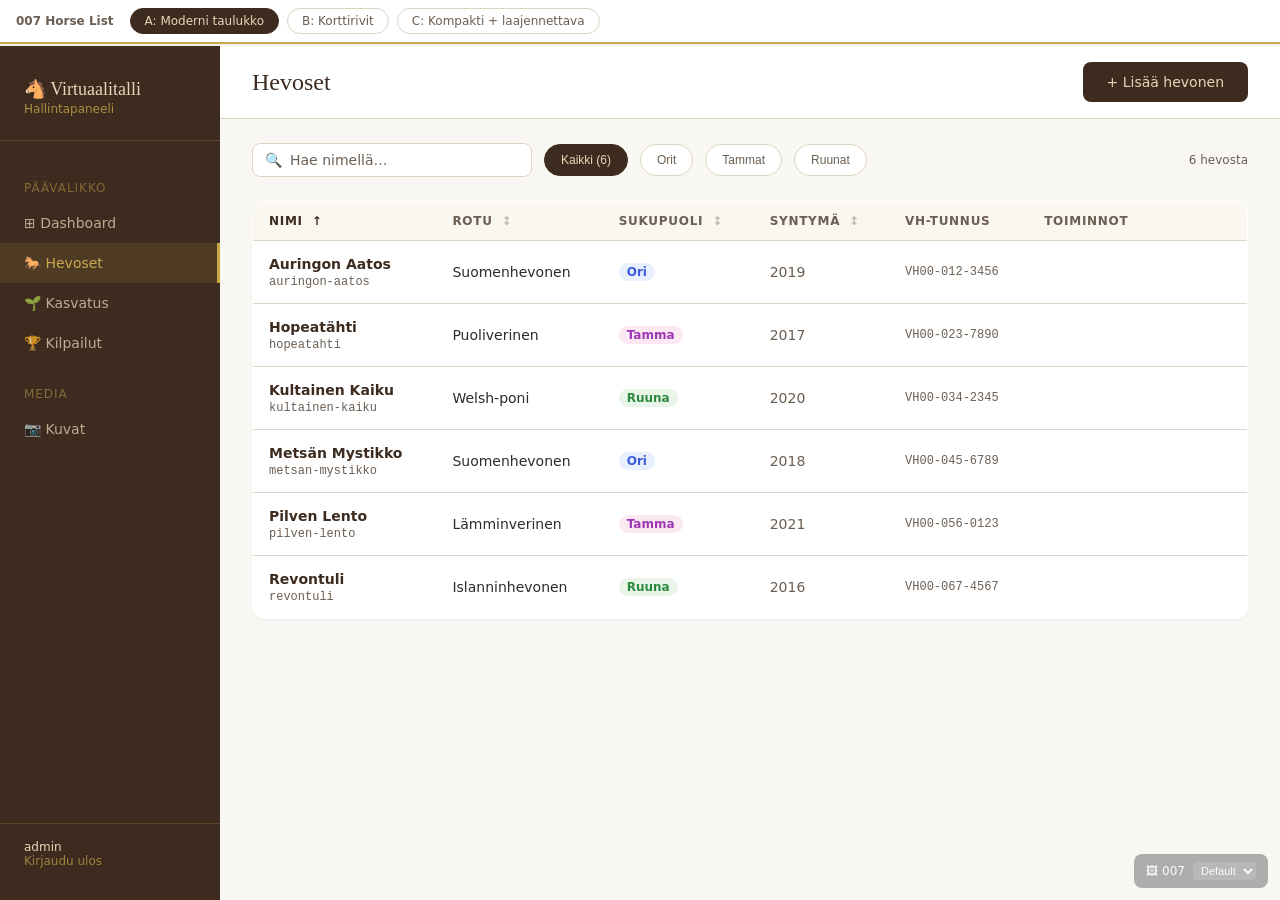
<file: .planning/sketches/007-horse-list/index.html>
<!DOCTYPE html>
<html lang="fi">
<head>
  <meta charset="UTF-8">
  <meta name="viewport" content="width=device-width, initial-scale=1.0">
  <title>007 — Horse List Design</title>
  <link rel="stylesheet" href="../themes/default.css">
  <style>
    * { box-sizing: border-box; margin: 0; padding: 0; }
    body { background: var(--color-bg); font-family: var(--font-sans); font-size: var(--text-sm); color: var(--color-text); }

    /* ── VARIANT NAV ────────────────────────────── */
    #variant-nav {
      position: fixed; top: 0; left: 0; right: 0; z-index: 9998;
      background: var(--color-surface); border-bottom: 2px solid var(--color-gold);
      padding: 8px 16px; display: flex; gap: 8px; align-items: center;
      box-shadow: var(--shadow-sm);
    }
    #variant-nav span { font-size: var(--text-xs); color: var(--color-text-muted); margin-right: 8px; font-weight: 600; }
    .variant-tab {
      background: none; border: 1px solid var(--color-border); border-radius: var(--radius-full);
      padding: 5px 14px; font-size: var(--text-xs); cursor: pointer; color: var(--color-text-muted);
      transition: all 0.15s ease; font-family: var(--font-sans);
    }
    .variant-tab:hover { border-color: var(--color-accent); color: var(--color-accent); }
    .variant-tab.active { background: var(--color-primary); border-color: var(--color-primary); color: var(--color-cream); }
    .variant { display: none; }
    .variant.active { display: block; }
    body { padding-top: 46px; }

    /* ── SHARED PAGE CHROME ────────────────────── */
    .page-shell { display: flex; height: calc(100vh - 46px); }
    .sidebar {
      width: 220px; flex-shrink: 0; background: var(--color-primary);
      display: flex; flex-direction: column; padding: var(--space-4) 0;
    }
    .sidebar-logo { padding: var(--space-4) var(--space-6) var(--space-6); border-bottom: 1px solid rgba(201,168,76,0.25); margin-bottom: var(--space-4); }
    .sidebar-logo .logo-text { font-family: var(--font-serif); font-size: var(--text-lg); color: var(--color-cream); }
    .sidebar-logo .logo-sub { font-size: var(--text-xs); color: var(--color-gold); opacity: 0.8; margin-top: 2px; }
    .nav-item { display: flex; align-items: center; gap: var(--space-3); padding: var(--space-3) var(--space-6); color: rgba(232,213,183,0.75); font-size: var(--text-sm); cursor: pointer; transition: all 0.15s; text-decoration: none; }
    .nav-item:hover { color: var(--color-cream); background: rgba(255,255,255,0.06); }
    .nav-item.active { color: var(--color-gold); background: rgba(201,168,76,0.12); border-right: 3px solid var(--color-gold); }
    .nav-section { font-size: var(--text-xs); color: rgba(201,168,76,0.5); padding: var(--space-4) var(--space-6) var(--space-2); text-transform: uppercase; letter-spacing: 0.08em; margin-top: var(--space-2); }
    .sidebar-footer { margin-top: auto; padding: var(--space-4) var(--space-6); border-top: 1px solid rgba(201,168,76,0.2); }
    .sidebar-footer .user-name { color: var(--color-cream); font-size: var(--text-xs); }
    .sidebar-footer .logout-link { color: var(--color-gold); font-size: var(--text-xs); opacity: 0.7; cursor: pointer; }

    .main-content { flex: 1; overflow-y: auto; background: var(--color-bg); }
    .page-header {
      background: var(--color-surface); border-bottom: 1px solid var(--color-border);
      padding: var(--space-4) var(--space-8);
      display: flex; justify-content: space-between; align-items: center;
    }
    .page-header h1 { font-family: var(--font-serif); font-size: var(--text-2xl); color: var(--color-primary); font-weight: normal; }
    .page-body { padding: var(--space-6) var(--space-8); }

    /* ── SHARED BUTTONS ────────────────────────── */
    .btn-primary { background: var(--color-primary); color: var(--color-cream); border: none; border-radius: var(--radius-md); padding: var(--space-3) var(--space-6); font-size: var(--text-sm); cursor: pointer; font-family: var(--font-sans); transition: background 0.15s; }
    .btn-primary:hover { background: var(--color-primary-hover); }
    .btn-ghost { background: var(--color-surface); color: var(--color-text); border: 1px solid var(--color-border); border-radius: var(--radius-md); padding: var(--space-3) var(--space-6); font-size: var(--text-sm); cursor: pointer; font-family: var(--font-sans); transition: all 0.15s; }
    .btn-ghost:hover { border-color: var(--color-accent); color: var(--color-accent); }
    .btn-sm { padding: 4px 10px; font-size: var(--text-xs); border-radius: var(--radius-sm); border: 1px solid var(--color-border); background: var(--color-surface); cursor: pointer; font-family: var(--font-sans); transition: all 0.15s; color: var(--color-text); }
    .btn-sm:hover { background: var(--color-surface-warm); }
    .btn-sm-danger { border-color: #c9a0a0; color: var(--color-danger); }
    .btn-sm-danger:hover { background: #fdf0f0; border-color: var(--color-danger); }
    .btn-sm-accent { border-color: var(--color-accent); color: var(--color-accent); }
    .btn-sm-accent:hover { background: var(--color-surface-accent); }

    /* ── FILTERS BAR ───────────────────────────── */
    .filters-bar { display: flex; gap: var(--space-3); align-items: center; margin-bottom: var(--space-6); flex-wrap: wrap; }
    .filter-pill { padding: var(--space-2) var(--space-4); border-radius: var(--radius-full); border: 1px solid var(--color-border); background: var(--color-surface); font-size: var(--text-xs); cursor: pointer; transition: all 0.15s; color: var(--color-text-muted); }
    .filter-pill:hover { border-color: var(--color-accent); color: var(--color-accent); }
    .filter-pill.active { background: var(--color-primary); border-color: var(--color-primary); color: var(--color-cream); }
    .filter-search { display: flex; align-items: center; gap: var(--space-2); border: 1px solid var(--color-border); border-radius: var(--radius-md); padding: var(--space-2) var(--space-3); background: var(--color-surface); flex: 1; max-width: 280px; }
    .filter-search input { border: none; outline: none; font-size: var(--text-sm); font-family: var(--font-sans); background: none; color: var(--color-text); width: 100%; }
    .filter-search input::placeholder { color: var(--color-text-muted); }
    .result-count { margin-left: auto; font-size: var(--text-xs); color: var(--color-text-muted); }

    /* ── GENDER BADGE ──────────────────────────── */
    .gender-badge { display: inline-block; padding: 2px 8px; border-radius: var(--radius-full); font-size: var(--text-xs); font-weight: 600; }
    .gender-ori { background: #e8f0ff; color: #3b5bdb; }
    .gender-tamma { background: #fce8f3; color: #9c36b5; }
    .gender-ruuna { background: #e8f5e8; color: #2b8a3e; }

    /* ── VARIANT A: Modern Table ───────────────── */
    .modern-table { width: 100%; border-collapse: collapse; background: var(--color-surface); border: 1px solid var(--color-border); border-radius: var(--radius-lg); overflow: hidden; box-shadow: var(--shadow-sm); }
    .modern-table thead { background: var(--color-surface-warm); }
    .modern-table th { font-size: var(--text-xs); text-transform: uppercase; letter-spacing: 0.06em; color: var(--color-text-muted); font-weight: 600; padding: var(--space-3) var(--space-4); border-bottom: 1px solid var(--color-border); text-align: left; cursor: pointer; user-select: none; }
    .modern-table th:hover { color: var(--color-primary); }
    .modern-table th .sort-icon { opacity: 0.4; margin-left: 4px; }
    .modern-table th.sorted { color: var(--color-primary); }
    .modern-table th.sorted .sort-icon { opacity: 1; }
    .modern-table td { padding: var(--space-3) var(--space-4); border-bottom: 1px solid var(--color-border); vertical-align: middle; }
    .modern-table tr:last-child td { border-bottom: none; }
    .modern-table tr:hover td { background: var(--color-surface-warm); }
    .modern-table .row-actions { display: flex; gap: var(--space-2); opacity: 0; transition: opacity 0.15s; }
    .modern-table tr:hover .row-actions { opacity: 1; }
    .horse-name-cell strong { display: block; color: var(--color-primary); }
    .horse-name-cell .slug { font-size: var(--text-xs); color: var(--color-text-muted); font-family: var(--font-mono); }

    /* ── VARIANT B: Card List ──────────────────── */
    .card-list { display: flex; flex-direction: column; gap: var(--space-3); }
    .horse-card {
      background: var(--color-surface); border: 1px solid var(--color-border);
      border-radius: var(--radius-lg); padding: var(--space-4) var(--space-6);
      display: flex; align-items: center; gap: var(--space-6);
      box-shadow: var(--shadow-sm); transition: box-shadow 0.15s, transform 0.15s;
      cursor: pointer;
    }
    .horse-card:hover { box-shadow: var(--shadow-md); transform: translateX(3px); }
    .horse-card-photo {
      width: 64px; height: 64px; border-radius: var(--radius-md);
      background: var(--color-parchment); border: 1px solid var(--color-border-warm);
      display: flex; align-items: center; justify-content: center;
      font-size: 28px; flex-shrink: 0;
    }
    .horse-card-info { flex: 1; min-width: 0; }
    .horse-card-name { font-family: var(--font-serif); font-size: var(--text-lg); color: var(--color-primary); }
    .horse-card-meta { display: flex; gap: var(--space-3); margin-top: 4px; align-items: center; flex-wrap: wrap; }
    .horse-card-meta span { font-size: var(--text-xs); color: var(--color-text-muted); }
    .horse-card-meta .separator { color: var(--color-border-warm); }
    .horse-card-vh { font-family: var(--font-mono); font-size: var(--text-xs); color: var(--color-text-muted); }
    .horse-card-actions { display: flex; gap: var(--space-2); flex-shrink: 0; opacity: 0; transition: opacity 0.15s; }
    .horse-card:hover .horse-card-actions { opacity: 1; }
    .horse-card-photo-count { font-size: var(--text-xs); color: var(--color-text-muted); white-space: nowrap; }

    /* ── VARIANT C: Compact Data Rows ─────────── */
    .compact-list { background: var(--color-surface); border: 1px solid var(--color-border); border-radius: var(--radius-lg); overflow: hidden; box-shadow: var(--shadow-sm); }
    .compact-row {
      display: grid;
      grid-template-columns: 2fr 1.2fr 80px 140px 32px;
      align-items: center; gap: var(--space-4);
      padding: var(--space-3) var(--space-5);
      border-bottom: 1px solid var(--color-border);
      transition: background 0.1s;
      cursor: pointer;
    }
    .compact-row:last-child { border-bottom: none; }
    .compact-row:hover { background: var(--color-surface-warm); }
    .compact-row.header-row {
      background: var(--color-surface-accent); cursor: default;
      font-size: var(--text-xs); text-transform: uppercase; letter-spacing: 0.06em; color: var(--color-text-muted); font-weight: 600;
    }
    .compact-row.header-row:hover { background: var(--color-surface-accent); }
    .compact-name { font-weight: 600; color: var(--color-primary); white-space: nowrap; overflow: hidden; text-overflow: ellipsis; }
    .compact-breed { color: var(--color-text-muted); font-size: var(--text-xs); }
    .compact-vh { font-family: var(--font-mono); font-size: var(--text-xs); color: var(--color-text-muted); }
    .compact-expand-btn { background: none; border: none; color: var(--color-text-muted); cursor: pointer; font-size: 14px; padding: 4px; border-radius: var(--radius-sm); transition: all 0.15s; }
    .compact-expand-btn:hover { background: var(--color-surface-accent); color: var(--color-primary); }
    .compact-expanded-row {
      display: none;
      padding: var(--space-4) var(--space-5) var(--space-4) calc(var(--space-5) + 16px);
      border-bottom: 1px solid var(--color-border);
      background: var(--color-surface-warm);
    }
    .compact-expanded-row.open { display: block; }
    .expanded-actions { display: flex; gap: var(--space-2); flex-wrap: wrap; }

    /* ── SKETCH TOOLBAR ─────────────────────── */
    #sketch-tools {
      position: fixed; bottom: 12px; right: 12px; z-index: 9999;
      font-family: system-ui; font-size: 12px;
      background: rgba(0,0,0,0.75); color: white;
      padding: 8px 12px; border-radius: 8px;
      opacity: 0.4; transition: opacity 0.2s;
      display: flex; gap: 8px; align-items: center;
    }
    #sketch-tools:hover { opacity: 1; }
    #sketch-tools button { background: rgba(255,255,255,0.15); border: none; color: white; padding: 3px 8px; border-radius: 4px; font-size: 11px; cursor: pointer; }
    #sketch-tools button:hover { background: rgba(255,255,255,0.3); }
    #sketch-tools select { background: rgba(255,255,255,0.15); border: none; color: white; font-size: 11px; border-radius: 4px; padding: 2px 4px; cursor: pointer; }

    /* ── FLASH MESSAGE ──────────────────────── */
    .flash { background: #e8f5e8; border: 1px solid #c3e6c3; color: var(--color-success); padding: var(--space-3) var(--space-4); border-radius: var(--radius-md); margin-bottom: var(--space-4); font-size: var(--text-sm); display: none; }
    .flash.visible { display: block; }
  </style>
</head>
<body>

<!-- ─── VARIANT NAV ─────────────────────── -->
<div id="variant-nav">
  <span>007 Horse List</span>
  <button class="variant-tab active" onclick="showVariant('a', this)">A: Moderni taulukko</button>
  <button class="variant-tab" onclick="showVariant('b', this)">B: Korttirivit</button>
  <button class="variant-tab" onclick="showVariant('c', this)">C: Kompakti + laajennettava</button>
</div>

<!-- Sample data -->
<script>
const horses = [
  { name: "Auringon Aatos", slug: "auringon-aatos", breed: "Suomenhevonen", gender: "Ori", birth: "2019", vh: "VH00-012-3456", photos: 5 },
  { name: "Hopeatähti",      slug: "hopeatahti",      breed: "Puoliverinen",  gender: "Tamma", birth: "2017", vh: "VH00-023-7890", photos: 12 },
  { name: "Kultainen Kaiku", slug: "kultainen-kaiku", breed: "Welsh-poni",    gender: "Ruuna", birth: "2020", vh: "VH00-034-2345", photos: 3 },
  { name: "Metsän Mystikko", slug: "metsan-mystikko", breed: "Suomenhevonen", gender: "Ori",   birth: "2018", vh: "VH00-045-6789", photos: 8 },
  { name: "Pilven Lento",    slug: "pilven-lento",    breed: "Lämminverinen", gender: "Tamma", birth: "2021", vh: "VH00-056-0123", photos: 2 },
  { name: "Revontuli",       slug: "revontuli",       breed: "Islanninhevonen", gender: "Ruuna", birth: "2016", vh: "VH00-067-4567", photos: 7 },
];
const genderClass = { "Ori": "gender-ori", "Tamma": "gender-tamma", "Ruuna": "gender-ruuna" };
</script>

<!-- ═══════════════════════════════════════════
     VARIANT A — Modern Table
═══════════════════════════════════════════ -->
<div id="variant-a" class="variant active">
  <div class="page-shell">
    <aside class="sidebar">
      <div class="sidebar-logo">
        <div class="logo-text">🐴 Virtuaalitalli</div>
        <div class="logo-sub">Hallintapaneeli</div>
      </div>
      <div class="nav-section">Päävalikko</div>
      <a class="nav-item" href="#" onclick="return false">⊞ Dashboard</a>
      <a class="nav-item active" href="#" onclick="return false">🐎 Hevoset</a>
      <a class="nav-item" href="#" onclick="return false">🌱 Kasvatus</a>
      <a class="nav-item" href="#" onclick="return false">🏆 Kilpailut</a>
      <div class="nav-section">Media</div>
      <a class="nav-item" href="#" onclick="return false">📷 Kuvat</a>
      <div class="sidebar-footer">
        <div class="user-name">admin</div>
        <div class="logout-link">Kirjaudu ulos</div>
      </div>
    </aside>

    <div class="main-content">
      <div class="page-header">
        <div>
          <h1>Hevoset</h1>
        </div>
        <button class="btn-primary" onclick="showFlash('a')">+ Lisää hevonen</button>
      </div>

      <div class="page-body">
        <div id="flash-a" class="flash">✓ Hevonen lisätty onnistuneesti!</div>

        <div class="filters-bar">
          <div class="filter-search">
            <span style="color:var(--color-text-muted)">🔍</span>
            <input type="search" placeholder="Hae nimellä…" oninput="filterTable(this.value)">
          </div>
          <button class="filter-pill active" onclick="setFilter(this, 'kaikki')">Kaikki (6)</button>
          <button class="filter-pill" onclick="setFilter(this, 'ori')">Orit</button>
          <button class="filter-pill" onclick="setFilter(this, 'tamma')">Tammat</button>
          <button class="filter-pill" onclick="setFilter(this, 'ruuna')">Ruunat</button>
          <span class="result-count" id="result-count-a">6 hevosta</span>
        </div>

        <table class="modern-table" id="table-a">
          <thead>
            <tr>
              <th onclick="sortTable('name')" class="sorted">Nimi <span class="sort-icon">↑</span></th>
              <th onclick="sortTable('breed')">Rotu <span class="sort-icon">↕</span></th>
              <th onclick="sortTable('gender')">Sukupuoli <span class="sort-icon">↕</span></th>
              <th onclick="sortTable('birth')">Syntymä <span class="sort-icon">↕</span></th>
              <th>VH-tunnus</th>
              <th style="width:150px">Toiminnot</th>
            </tr>
          </thead>
          <tbody id="tbody-a"></tbody>
        </table>
      </div>
    </div>
  </div>
</div>

<!-- ═══════════════════════════════════════════
     VARIANT B — Card List
═══════════════════════════════════════════ -->
<div id="variant-b" class="variant">
  <div class="page-shell">
    <aside class="sidebar">
      <div class="sidebar-logo">
        <div class="logo-text">🐴 Virtuaalitalli</div>
        <div class="logo-sub">Hallintapaneeli</div>
      </div>
      <div class="nav-section">Päävalikko</div>
      <a class="nav-item" href="#" onclick="return false">⊞ Dashboard</a>
      <a class="nav-item active" href="#" onclick="return false">🐎 Hevoset</a>
      <a class="nav-item" href="#" onclick="return false">🌱 Kasvatus</a>
      <a class="nav-item" href="#" onclick="return false">🏆 Kilpailut</a>
      <div class="nav-section">Media</div>
      <a class="nav-item" href="#" onclick="return false">📷 Kuvat</a>
      <div class="sidebar-footer">
        <div class="user-name">admin</div>
        <div class="logout-link">Kirjaudu ulos</div>
      </div>
    </aside>

    <div class="main-content">
      <div class="page-header">
        <h1>Hevoset</h1>
        <button class="btn-primary" onclick="showFlash('b')">+ Lisää hevonen</button>
      </div>
      <div class="page-body">
        <div id="flash-b" class="flash">✓ Hevonen lisätty onnistuneesti!</div>

        <div class="filters-bar" style="margin-bottom:var(--space-4)">
          <div class="filter-search">
            <span style="color:var(--color-text-muted)">🔍</span>
            <input type="search" placeholder="Hae nimellä…">
          </div>
          <button class="filter-pill active">Kaikki (6)</button>
          <button class="filter-pill">Orit</button>
          <button class="filter-pill">Tammat</button>
          <button class="filter-pill">Ruunat</button>
        </div>

        <div class="card-list" id="card-list-b"></div>
      </div>
    </div>
  </div>
</div>

<!-- ═══════════════════════════════════════════
     VARIANT C — Compact + Expandable
═══════════════════════════════════════════ -->
<div id="variant-c" class="variant">
  <div class="page-shell">
    <aside class="sidebar">
      <div class="sidebar-logo">
        <div class="logo-text">🐴 Virtuaalitalli</div>
        <div class="logo-sub">Hallintapaneeli</div>
      </div>
      <div class="nav-section">Päävalikko</div>
      <a class="nav-item" href="#" onclick="return false">⊞ Dashboard</a>
      <a class="nav-item active" href="#" onclick="return false">🐎 Hevoset</a>
      <a class="nav-item" href="#" onclick="return false">🌱 Kasvatus</a>
      <a class="nav-item" href="#" onclick="return false">🏆 Kilpailut</a>
      <div class="nav-section">Media</div>
      <a class="nav-item" href="#" onclick="return false">📷 Kuvat</a>
      <div class="sidebar-footer">
        <div class="user-name">admin</div>
        <div class="logout-link">Kirjaudu ulos</div>
      </div>
    </aside>

    <div class="main-content">
      <div class="page-header">
        <h1>Hevoset</h1>
        <button class="btn-primary" onclick="showFlash('c')">+ Lisää hevonen</button>
      </div>
      <div class="page-body">
        <div id="flash-c" class="flash">✓ Hevonen lisätty onnistuneesti!</div>

        <div class="filters-bar">
          <div class="filter-search">
            <span style="color:var(--color-text-muted)">🔍</span>
            <input type="search" placeholder="Hae nimellä…">
          </div>
          <button class="filter-pill active">Kaikki (6)</button>
          <button class="filter-pill">Orit</button>
          <button class="filter-pill">Tammat</button>
          <button class="filter-pill">Ruunat</button>
        </div>

        <div class="compact-list" id="compact-list-c">
          <div class="compact-row header-row">
            <div>Nimi / Rotu</div>
            <div>Sukupuoli</div>
            <div>Syntymä</div>
            <div>VH-tunnus</div>
            <div></div>
          </div>
          <!-- rows injected by JS -->
        </div>
      </div>
    </div>
  </div>
</div>

<!-- ─── SKETCH TOOLBAR ─────────────────── -->
<div id="sketch-tools"
  onmouseenter="this.style.opacity='1'"
  onmouseleave="this.style.opacity='0.4'">
  <span>🖼 007</span>
  <select onchange="document.querySelector('link[href*=themes]').href='../themes/'+this.value+'.css'">
    <option value="default.css">Default</option>
  </select>
</div>

<script>
/* ── Variant switching ────────── */
function showVariant(id, btn) {
  document.querySelectorAll('.variant').forEach(v => { v.classList.remove('active'); v.style.display = 'none'; });
  document.querySelectorAll('.variant-tab').forEach(t => t.classList.remove('active'));
  const el = document.getElementById('variant-' + id);
  el.classList.add('active');
  el.style.display = 'block';
  btn.classList.add('active');
}
document.querySelectorAll('.variant').forEach((v, i) => { v.style.display = i === 0 ? 'block' : 'none'; });

/* ── Flash messages ───────────── */
function showFlash(variant) {
  const f = document.getElementById('flash-' + variant);
  f.classList.add('visible');
  setTimeout(() => f.classList.remove('visible'), 3000);
}

/* ── Filter pills ─────────────── */
function setFilter(btn, type) {
  btn.closest('.filters-bar').querySelectorAll('.filter-pill').forEach(p => p.classList.remove('active'));
  btn.classList.add('active');
}

/* ── Sort table (A) ───────────── */
let sortKey = 'name', sortDir = 1;
function sortTable(key) {
  if (sortKey === key) sortDir = -sortDir;
  else { sortKey = key; sortDir = 1; }
  document.querySelectorAll('.modern-table th .sort-icon').forEach(s => s.textContent = '↕');
  document.querySelectorAll('.modern-table th').forEach(th => th.classList.remove('sorted'));
  renderTableA();
}
function filterTable(q) {
  const rows = document.querySelectorAll('#tbody-a tr');
  rows.forEach(row => {
    row.style.display = row.textContent.toLowerCase().includes(q.toLowerCase()) ? '' : 'none';
  });
  const visible = [...rows].filter(r => r.style.display !== 'none').length;
  document.getElementById('result-count-a').textContent = visible + ' hevosta';
}

/* ── Render table A ───────────── */
function renderTableA() {
  const sorted = [...horses].sort((a, b) => {
    if (a[sortKey] < b[sortKey]) return -sortDir;
    if (a[sortKey] > b[sortKey]) return sortDir;
    return 0;
  });
  document.getElementById('tbody-a').innerHTML = sorted.map((h, i) => `
    <tr>
      <td class="horse-name-cell">
        <strong>${h.name}</strong>
        <span class="slug">${h.slug}</span>
      </td>
      <td>${h.breed}</td>
      <td><span class="gender-badge ${genderClass[h.gender]}">${h.gender}</span></td>
      <td style="color:var(--color-text-muted)">${h.birth}</td>
      <td class="compact-vh">${h.vh}</td>
      <td>
        <div class="row-actions">
          <button class="btn-sm btn-sm-accent" onclick="alert('Muokkaa: ${h.name}')">Muokkaa</button>
          <button class="btn-sm" onclick="alert('Kuvat: ${h.name}')">📷 ${h.photos}</button>
          <button class="btn-sm btn-sm-danger" onclick="confirmDelete('${h.name}')">Poista</button>
        </div>
      </td>
    </tr>
  `).join('');
}

/* ── Render card list B ───────── */
function renderCardListB() {
  document.getElementById('card-list-b').innerHTML = horses.map(h => `
    <div class="horse-card">
      <div class="horse-card-photo">🐴</div>
      <div class="horse-card-info">
        <div class="horse-card-name">${h.name}</div>
        <div class="horse-card-meta">
          <span>${h.breed}</span>
          <span class="separator">·</span>
          <span class="gender-badge ${genderClass[h.gender]}" style="font-size:11px">${h.gender}</span>
          <span class="separator">·</span>
          <span>s. ${h.birth}</span>
          <span class="separator">·</span>
          <span class="horse-card-vh">${h.vh}</span>
        </div>
      </div>
      <div class="horse-card-photo-count">📷 ${h.photos} kuvaa</div>
      <div class="horse-card-actions">
        <button class="btn-sm btn-sm-accent" onclick="alert('Muokkaa: ${h.name}');event.stopPropagation()">Muokkaa</button>
        <button class="btn-sm" onclick="alert('Kuvat');event.stopPropagation()">Kuvat</button>
        <button class="btn-sm btn-sm-danger" onclick="confirmDelete('${h.name}');event.stopPropagation()">Poista</button>
      </div>
    </div>
  `).join('');
}

/* ── Render compact list C ────── */
function renderCompactC() {
  const list = document.getElementById('compact-list-c');
  const header = list.querySelector('.header-row');
  list.innerHTML = '';
  list.appendChild(header);
  horses.forEach((h, i) => {
    const row = document.createElement('div');
    row.className = 'compact-row';
    row.innerHTML = `
      <div>
        <div class="compact-name">${h.name}</div>
        <div class="compact-breed">${h.breed}</div>
      </div>
      <div><span class="gender-badge ${genderClass[h.gender]}">${h.gender}</span></div>
      <div style="color:var(--color-text-muted);font-size:var(--text-xs)">${h.birth}</div>
      <div class="compact-vh">${h.vh}</div>
      <div>
        <button class="compact-expand-btn" onclick="toggleExpand(${i})">▸</button>
      </div>
    `;
    row.onclick = (e) => { if (!e.target.classList.contains('compact-expand-btn')) toggleExpand(i); };
    list.appendChild(row);

    const exp = document.createElement('div');
    exp.className = 'compact-expanded-row';
    exp.id = 'exp-' + i;
    exp.innerHTML = `
      <div class="expanded-actions">
        <button class="btn-sm btn-sm-accent" onclick="alert('Muokkaa: ${h.name}')">✏️ Muokkaa tietoja</button>
        <button class="btn-sm" onclick="alert('Kuvat: ${h.photos}')">📷 Kuvat (${h.photos})</button>
        <button class="btn-sm" onclick="alert('Näytä julkinen sivu')" target="_blank">🔗 Näytä sivu</button>
        <button class="btn-sm btn-sm-danger" onclick="confirmDelete('${h.name}')">🗑 Poista</button>
      </div>
    `;
    list.appendChild(exp);
  });
}

function toggleExpand(i) {
  const exp = document.getElementById('exp-' + i);
  const isOpen = exp.classList.contains('open');
  document.querySelectorAll('.compact-expanded-row').forEach(e => e.classList.remove('open'));
  document.querySelectorAll('.compact-expand-btn').forEach(b => b.textContent = '▸');
  if (!isOpen) {
    exp.classList.add('open');
    exp.previousElementSibling.querySelector('.compact-expand-btn').textContent = '▾';
  }
}

function confirmDelete(name) {
  if (confirm('Poistetaanko hevonen "' + name + '"?')) {
    alert('Hevonen "' + name + '" poistettu.');
  }
}

/* ── Init ─────────────────────── */
renderTableA();
renderCardListB();
renderCompactC();
</script>
</body>
</html>
</file>
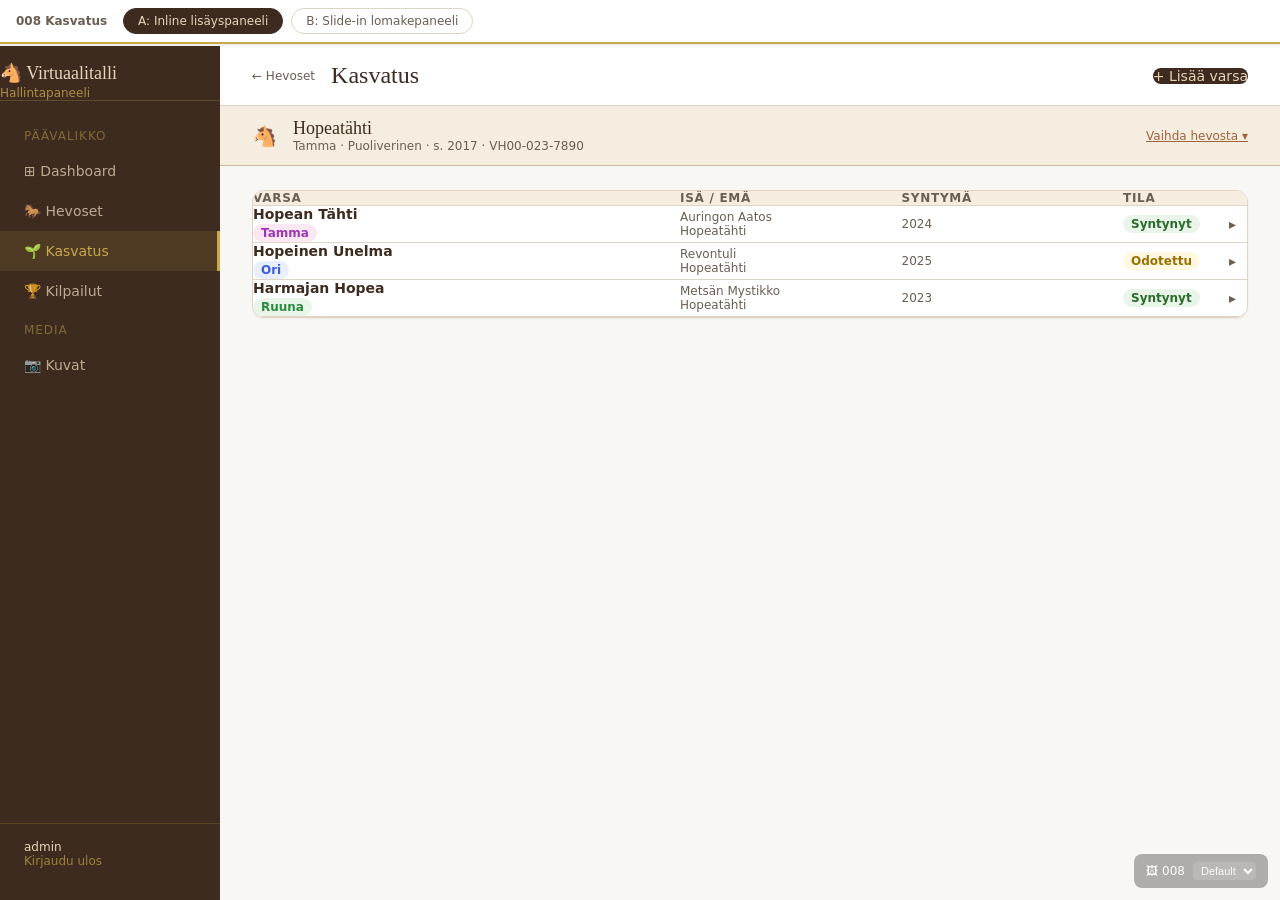
<file: .planning/sketches/008-admin-kasvatus/index.html>
<!DOCTYPE html>
<html lang="fi">
<head>
  <meta charset="UTF-8">
  <meta name="viewport" content="width=device-width, initial-scale=1.0">
  <title>008 — Admin Kasvatus</title>
  <link rel="stylesheet" href="../themes/default.css">
  <style>
    * { box-sizing: border-box; margin: 0; padding: 0; }
    body { background: var(--color-bg); font-family: var(--font-sans); font-size: var(--text-sm); color: var(--color-text); padding-top: 46px; }

    /* ── VARIANT NAV ─────────────────────── */
    #variant-nav { position: fixed; top: 0; left: 0; right: 0; z-index: 9998; background: var(--color-surface); border-bottom: 2px solid var(--color-gold); padding: 8px 16px; display: flex; gap: 8px; align-items: center; box-shadow: var(--shadow-sm); }
    #variant-nav span { font-size: var(--text-xs); color: var(--color-text-muted); margin-right: 8px; font-weight: 600; }
    .variant-tab { background: none; border: 1px solid var(--color-border); border-radius: var(--radius-full); padding: 5px 14px; font-size: var(--text-xs); cursor: pointer; color: var(--color-text-muted); transition: all 0.15s ease; font-family: var(--font-sans); }
    .variant-tab:hover { border-color: var(--color-accent); color: var(--color-accent); }
    .variant-tab.active { background: var(--color-primary); border-color: var(--color-primary); color: var(--color-cream); }
    .variant { display: none; }
    .variant.active { display: block; }

    /* ── SIDEBAR SHELL ───────────────────── */
    .page-shell { display: flex; height: calc(100vh - 46px); }
    .sidebar { width: 220px; flex-shrink: 0; background: var(--color-primary); display: flex; flex-direction: column; padding: var(--space-4) 0; }
    .sidebar-logo { padding: var(--space-4) var(--space-6) var(--space-5); border-bottom: 1px solid rgba(201,168,76,0.25); margin-bottom: var(--space-4); }
    .logo-text { font-family: var(--font-serif); font-size: var(--text-lg); color: var(--color-cream); }
    .logo-sub { font-size: var(--text-xs); color: var(--color-gold); opacity: 0.8; margin-top: 2px; }
    .nav-section { font-size: var(--text-xs); color: rgba(201,168,76,0.5); padding: var(--space-3) var(--space-6) var(--space-2); text-transform: uppercase; letter-spacing: 0.08em; }
    .nav-item { display: flex; align-items: center; gap: var(--space-3); padding: var(--space-3) var(--space-6); color: rgba(232,213,183,0.75); font-size: var(--text-sm); cursor: pointer; transition: all 0.15s; text-decoration: none; }
    .nav-item:hover { color: var(--color-cream); background: rgba(255,255,255,0.06); }
    .nav-item.active { color: var(--color-gold); background: rgba(201,168,76,0.12); border-right: 3px solid var(--color-gold); }
    .sidebar-footer { margin-top: auto; padding: var(--space-4) var(--space-6); border-top: 1px solid rgba(201,168,76,0.2); }
    .sidebar-footer .user-name { color: var(--color-cream); font-size: var(--text-xs); }
    .sidebar-footer .logout-link { color: var(--color-gold); font-size: var(--text-xs); opacity: 0.7; cursor: pointer; }
    .main-area { flex: 1; overflow-y: auto; background: var(--color-bg); display: flex; flex-direction: column; }

    /* ── PAGE HEADER ─────────────────────── */
    .page-header { background: var(--color-surface); border-bottom: 1px solid var(--color-border); padding: var(--space-4) var(--space-8); display: flex; align-items: center; gap: var(--space-4); }
    .page-header-back { color: var(--color-text-muted); font-size: var(--text-xs); cursor: pointer; text-decoration: none; }
    .page-header-back:hover { color: var(--color-accent); }
    .page-header h1 { font-family: var(--font-serif); font-size: var(--text-2xl); color: var(--color-primary); font-weight: normal; }
    .page-header-actions { margin-left: auto; }

    /* ── HORSE CONTEXT BANNER ────────────── */
    .horse-ctx {
      background: var(--color-parchment); border-bottom: 1px solid var(--color-border-warm);
      padding: var(--space-3) var(--space-8); display: flex; align-items: center; gap: var(--space-4);
    }
    .horse-ctx-icon { font-size: 20px; }
    .horse-ctx-name { font-family: var(--font-serif); font-size: var(--text-lg); color: var(--color-primary); }
    .horse-ctx-meta { font-size: var(--text-xs); color: var(--color-text-muted); }
    .horse-ctx-change { margin-left: auto; font-size: var(--text-xs); color: var(--color-accent); cursor: pointer; }

    /* ── SHARED PAGE BODY ────────────────── */
    .page-body { padding: var(--space-6) var(--space-8); flex: 1; }

    /* ── BUTTONS ─────────────────────────── */
    .btn-primary { background: var(--color-primary); color: var(--color-cream); border: none; border-radius: var(--radius-md); padding: var(--space-3) var(--space-5); font-size: var(--text-sm); cursor: pointer; font-family: var(--font-sans); transition: background 0.15s; }
    .btn-primary:hover { background: var(--color-primary-hover); }
    .btn-ghost { background: var(--color-surface); color: var(--color-text); border: 1px solid var(--color-border); border-radius: var(--radius-md); padding: var(--space-3) var(--space-5); font-size: var(--text-sm); cursor: pointer; font-family: var(--font-sans); transition: all 0.15s; }
    .btn-ghost:hover { border-color: var(--color-accent); color: var(--color-accent); }
    .btn-sm { padding: 4px 10px; font-size: var(--text-xs); border-radius: var(--radius-sm); border: 1px solid var(--color-border); background: var(--color-surface); cursor: pointer; font-family: var(--font-sans); transition: all 0.15s; color: var(--color-text); }
    .btn-sm:hover { background: var(--color-surface-warm); }
    .btn-sm-danger { border-color: #c9a0a0; color: var(--color-danger); }
    .btn-sm-danger:hover { background: #fdf0f0; }
    .btn-sm-accent { border-color: var(--color-accent); color: var(--color-accent); }
    .btn-sm-accent:hover { background: var(--color-surface-accent); }
    .btn-sm-save { background: var(--color-primary); color: var(--color-cream); border-color: var(--color-primary); }
    .btn-sm-save:hover { background: var(--color-primary-hover); }

    /* ── COMPACT LIST (007-C style) ──────── */
    .compact-list { background: var(--color-surface); border: 1px solid var(--color-border); border-radius: var(--radius-lg); overflow: hidden; box-shadow: var(--shadow-sm); }
    .compact-header { display: grid; gap: var(--space-4); align-items: center; padding: var(--space-3) var(--space-5); background: var(--color-surface-accent); border-bottom: 1px solid var(--color-border); font-size: var(--text-xs); text-transform: uppercase; letter-spacing: 0.06em; color: var(--color-text-muted); font-weight: 600; }
    .compact-row { display: grid; gap: var(--space-4); align-items: center; padding: var(--space-3) var(--space-5); border-bottom: 1px solid var(--color-border); transition: background 0.1s; cursor: pointer; }
    .compact-row:last-of-type { border-bottom: none; }
    .compact-row:hover { background: var(--color-surface-warm); }
    .compact-name { font-weight: 600; color: var(--color-primary); }
    .compact-meta { font-size: var(--text-xs); color: var(--color-text-muted); }
    .expand-btn { background: none; border: none; color: var(--color-text-muted); cursor: pointer; font-size: 14px; padding: 4px; border-radius: var(--radius-sm); transition: all 0.15s; width: 26px; height: 26px; display: flex; align-items: center; justify-content: center; }
    .expand-btn:hover { background: var(--color-surface-accent); color: var(--color-primary); }
    .expanded-panel { display: none; padding: var(--space-4) var(--space-5) var(--space-4) calc(var(--space-5) + 24px); border-bottom: 1px solid var(--color-border); background: var(--color-surface-warm); }
    .expanded-panel.open { display: block; }
    .expanded-actions { display: flex; gap: var(--space-2); flex-wrap: wrap; }

    /* ── STATUS BADGE ────────────────────── */
    .status-badge { display: inline-block; padding: 2px 8px; border-radius: var(--radius-full); font-size: var(--text-xs); font-weight: 600; }
    .status-born { background: #e8f5e8; color: #2b6b2b; }
    .status-expected { background: #fff8e0; color: #9a7000; }
    .gender-badge { display: inline-block; padding: 2px 8px; border-radius: var(--radius-full); font-size: var(--text-xs); font-weight: 600; }
    .gender-ori { background: #e8f0ff; color: #3b5bdb; }
    .gender-tamma { background: #fce8f3; color: #9c36b5; }
    .gender-ruuna { background: #e8f5e8; color: #2b8a3e; }

    /* ── FLASH ───────────────────────────── */
    .flash { border-radius: var(--radius-md); padding: var(--space-3) var(--space-4); margin-bottom: var(--space-4); font-size: var(--text-sm); display: none; }
    .flash.visible { display: block; }
    .flash-ok { background: #e8f5e8; border: 1px solid #c3e6c3; color: var(--color-success); }
    .flash-err { background: #fdf0f0; border: 1px solid #e6c3c3; color: var(--color-danger); }

    /* ── FORM STYLES ─────────────────────── */
    .form-grid { display: grid; grid-template-columns: 1fr 1fr; gap: var(--space-4); }
    .form-group { display: flex; flex-direction: column; gap: var(--space-1); }
    .form-group label { font-size: var(--text-xs); color: var(--color-text-muted); font-weight: 600; text-transform: uppercase; letter-spacing: 0.05em; }
    .form-group input, .form-group select, .form-group textarea {
      border: 1px solid var(--color-border); border-radius: var(--radius-md); padding: var(--space-2) var(--space-3);
      font-size: var(--text-sm); font-family: var(--font-sans); background: var(--color-surface); color: var(--color-text);
      transition: border-color 0.15s;
    }
    .form-group input:focus, .form-group select:focus, .form-group textarea:focus { outline: none; border-color: var(--color-accent); }
    .form-group.full { grid-column: 1 / -1; }
    .form-actions { display: flex; gap: var(--space-3); margin-top: var(--space-4); }
    .form-actions .cancel-btn { background: none; border: none; color: var(--color-text-muted); cursor: pointer; font-size: var(--text-sm); font-family: var(--font-sans); }
    .form-actions .cancel-btn:hover { color: var(--color-text); }

    /* ── INLINE FORM PANEL (variant A) ───── */
    .inline-add-panel { background: var(--color-surface); border: 1px solid var(--color-border); border-radius: var(--radius-lg); padding: var(--space-6); margin-bottom: var(--space-6); box-shadow: var(--shadow-sm); display: none; }
    .inline-add-panel.open { display: block; }
    .inline-add-panel h3 { font-family: var(--font-serif); font-size: var(--text-lg); color: var(--color-primary); font-weight: normal; margin-bottom: var(--space-4); }

    /* ── SLIDE PANEL (variant B) ─────────── */
    .slide-overlay { position: fixed; inset: 0; background: rgba(0,0,0,0.3); z-index: 500; display: none; }
    .slide-overlay.open { display: block; }
    .slide-panel {
      position: fixed; top: 0; right: -440px; width: 420px; height: 100vh;
      background: var(--color-surface); box-shadow: var(--shadow-lg); z-index: 501;
      display: flex; flex-direction: column; transition: right 0.25s ease;
      border-left: 1px solid var(--color-border);
    }
    .slide-panel.open { right: 0; }
    .slide-panel-header { background: var(--color-primary); padding: var(--space-5) var(--space-6); display: flex; align-items: center; justify-content: space-between; border-bottom: 3px solid var(--color-gold); }
    .slide-panel-header h2 { font-family: var(--font-serif); font-size: var(--text-xl); color: var(--color-cream); font-weight: normal; }
    .slide-close { background: none; border: none; color: var(--color-cream); opacity: 0.6; cursor: pointer; font-size: 20px; line-height: 1; }
    .slide-close:hover { opacity: 1; }
    .slide-panel-body { flex: 1; overflow-y: auto; padding: var(--space-6); }
    .slide-panel-footer { padding: var(--space-4) var(--space-6); border-top: 1px solid var(--color-border); display: flex; gap: var(--space-3); }

    /* ── SKETCH TOOLBAR ──────────────────── */
    #sketch-tools { position: fixed; bottom: 12px; right: 12px; z-index: 9999; font-family: system-ui; font-size: 12px; background: rgba(0,0,0,0.75); color: white; padding: 8px 12px; border-radius: 8px; opacity: 0.4; transition: opacity 0.2s; display: flex; gap: 8px; align-items: center; }
    #sketch-tools:hover { opacity: 1; }
    #sketch-tools select { background: rgba(255,255,255,0.15); border: none; color: white; font-size: 11px; border-radius: 4px; padding: 2px 4px; cursor: pointer; }

    /* ── EMPTY STATE ─────────────────────── */
    .empty-state { text-align: center; padding: var(--space-12) var(--space-8); color: var(--color-text-muted); }
    .empty-state .empty-icon { font-size: 48px; margin-bottom: var(--space-4); opacity: 0.4; }
    .empty-state p { font-size: var(--text-sm); }
  </style>
</head>
<body>

<!-- ─── VARIANT NAV ─────────────────── -->
<div id="variant-nav">
  <span>008 Kasvatus</span>
  <button class="variant-tab active" onclick="showVariant('a',this)">A: Inline lisäyspaneeli</button>
  <button class="variant-tab" onclick="showVariant('b',this)">B: Slide-in lomakepaneeli</button>
</div>

<!-- Sample data -->
<script>
const foals = [
  { id:1, name:"Hopean Tähti", sire:"Auringon Aatos", dam:"Hopeatähti", year:2024, gender:"Tamma", status:"born" },
  { id:2, name:"Hopeinen Unelma", sire:"Revontuli", dam:"Hopeatähti", year:2025, gender:"Ori", status:"expected" },
  { id:3, name:"Harmajan Hopea", sire:"Metsän Mystikko", dam:"Hopeatähti", year:2023, gender:"Ruuna", status:"born" },
];
const genderCls = { "Ori":"gender-ori","Tamma":"gender-tamma","Ruuna":"gender-ruuna" };
</script>

<!-- ═══════════════════════════════════
     VARIANT A — Inline add panel
═══════════════════════════════════ -->
<div id="variant-a" class="variant active">
  <div class="page-shell">
    <aside class="sidebar">
      <div class="sidebar-logo"><div class="logo-text">🐴 Virtuaalitalli</div><div class="logo-sub">Hallintapaneeli</div></div>
      <div class="nav-section">Päävalikko</div>
      <a class="nav-item" href="#" onclick="return false">⊞ Dashboard</a>
      <a class="nav-item" href="#" onclick="return false">🐎 Hevoset</a>
      <a class="nav-item active" href="#" onclick="return false">🌱 Kasvatus</a>
      <a class="nav-item" href="#" onclick="return false">🏆 Kilpailut</a>
      <div class="nav-section">Media</div>
      <a class="nav-item" href="#" onclick="return false">📷 Kuvat</a>
      <div class="sidebar-footer"><div class="user-name">admin</div><div class="logout-link">Kirjaudu ulos</div></div>
    </aside>

    <div class="main-area">
      <div class="page-header">
        <a class="page-header-back" href="#" onclick="return false">← Hevoset</a>
        <h1>Kasvatus</h1>
        <div class="page-header-actions">
          <button class="btn-primary" onclick="toggleAddPanel('a')">+ Lisää varsa</button>
        </div>
      </div>

      <!-- Horse context -->
      <div class="horse-ctx">
        <span class="horse-ctx-icon">🐴</span>
        <div>
          <div class="horse-ctx-name">Hopeatähti</div>
          <div class="horse-ctx-meta">Tamma · Puoliverinen · s. 2017 · VH00-023-7890</div>
        </div>
        <a class="horse-ctx-change" href="#" onclick="return false">Vaihda hevosta ▾</a>
      </div>

      <div class="page-body">
        <div id="flash-a" class="flash flash-ok">✓ Varsa lisätty onnistuneesti!</div>

        <!-- Inline add form -->
        <div class="inline-add-panel" id="add-panel-a">
          <h3>Lisää varsa — Hopeatähti</h3>
          <div class="form-grid">
            <div class="form-group">
              <label>Varsan nimi *</label>
              <input type="text" placeholder="esim. Hopean Tuisku">
            </div>
            <div class="form-group">
              <label>Sukupuoli</label>
              <select>
                <option value="">— valitse —</option>
                <option>Ori</option>
                <option>Tamma</option>
                <option>Ruuna</option>
              </select>
            </div>
            <div class="form-group">
              <label>Isä (Sire)</label>
              <select>
                <option value="">— valitse —</option>
                <option>Auringon Aatos</option>
                <option>Revontuli</option>
                <option>Metsän Mystikko</option>
              </select>
            </div>
            <div class="form-group">
              <label>Emä (Dam)</label>
              <select>
                <option value="">— valitse —</option>
                <option selected>Hopeatähti</option>
                <option>Pilven Lento</option>
              </select>
            </div>
            <div class="form-group">
              <label>Syntymävuosi</label>
              <input type="number" placeholder="2025" min="2000" max="2030">
            </div>
            <div class="form-group">
              <label>Tila</label>
              <select>
                <option value="born">Syntynyt</option>
                <option value="expected">Odotettu</option>
              </select>
            </div>
          </div>
          <div class="form-actions">
            <button class="btn-primary" onclick="saveAndFlash('a')">Tallenna varsa</button>
            <button class="form-actions cancel-btn" onclick="toggleAddPanel('a')">Peruuta</button>
          </div>
        </div>

        <!-- Compact list -->
        <div class="compact-list" id="list-a"></div>
      </div>
    </div>
  </div>
</div>

<!-- ═══════════════════════════════════
     VARIANT B — Slide-in panel
═══════════════════════════════════ -->
<div id="variant-b" class="variant">
  <div class="page-shell">
    <aside class="sidebar">
      <div class="sidebar-logo"><div class="logo-text">🐴 Virtuaalitalli</div><div class="logo-sub">Hallintapaneeli</div></div>
      <div class="nav-section">Päävalikko</div>
      <a class="nav-item" href="#" onclick="return false">⊞ Dashboard</a>
      <a class="nav-item" href="#" onclick="return false">🐎 Hevoset</a>
      <a class="nav-item active" href="#" onclick="return false">🌱 Kasvatus</a>
      <a class="nav-item" href="#" onclick="return false">🏆 Kilpailut</a>
      <div class="nav-section">Media</div>
      <a class="nav-item" href="#" onclick="return false">📷 Kuvat</a>
      <div class="sidebar-footer"><div class="user-name">admin</div><div class="logout-link">Kirjaudu ulos</div></div>
    </aside>

    <div class="main-area">
      <div class="page-header">
        <a class="page-header-back" href="#" onclick="return false">← Hevoset</a>
        <h1>Kasvatus</h1>
        <div class="page-header-actions">
          <button class="btn-primary" onclick="openSlide('b')">+ Lisää varsa</button>
        </div>
      </div>

      <div class="horse-ctx">
        <span class="horse-ctx-icon">🐴</span>
        <div>
          <div class="horse-ctx-name">Hopeatähti</div>
          <div class="horse-ctx-meta">Tamma · Puoliverinen · s. 2017 · VH00-023-7890</div>
        </div>
        <a class="horse-ctx-change" href="#" onclick="return false">Vaihda hevosta ▾</a>
      </div>

      <div class="page-body">
        <div id="flash-b" class="flash flash-ok">✓ Varsa lisätty onnistuneesti!</div>
        <div class="compact-list" id="list-b"></div>
      </div>
    </div>
  </div>

  <!-- Slide-in panel -->
  <div class="slide-overlay" id="overlay-b" onclick="closeSlide('b')"></div>
  <div class="slide-panel" id="slide-b">
    <div class="slide-panel-header">
      <h2>Lisää varsa</h2>
      <button class="slide-close" onclick="closeSlide('b')">✕</button>
    </div>
    <div class="slide-panel-body">
      <div style="background:var(--color-parchment);border-radius:var(--radius-md);padding:var(--space-3) var(--space-4);margin-bottom:var(--space-5);font-size:var(--text-xs);color:var(--color-text-muted)">
        Emä: <strong style="color:var(--color-primary)">Hopeatähti</strong>
      </div>
      <div style="display:flex;flex-direction:column;gap:var(--space-4)">
        <div class="form-group">
          <label>Varsan nimi *</label>
          <input type="text" placeholder="esim. Hopean Tuisku">
        </div>
        <div style="display:grid;grid-template-columns:1fr 1fr;gap:var(--space-4)">
          <div class="form-group">
            <label>Sukupuoli</label>
            <select><option value="">— valitse —</option><option>Ori</option><option>Tamma</option><option>Ruuna</option></select>
          </div>
          <div class="form-group">
            <label>Syntymävuosi</label>
            <input type="number" placeholder="2025">
          </div>
        </div>
        <div class="form-group">
          <label>Isä (Sire)</label>
          <select><option value="">— valitse —</option><option>Auringon Aatos</option><option>Revontuli</option><option>Metsän Mystikko</option></select>
        </div>
        <div class="form-group">
          <label>Emä (Dam)</label>
          <select><option selected>Hopeatähti</option><option>Pilven Lento</option></select>
        </div>
        <div class="form-group">
          <label>Tila</label>
          <select><option value="born">Syntynyt</option><option value="expected">Odotettu</option></select>
        </div>
      </div>
    </div>
    <div class="slide-panel-footer">
      <button class="btn-primary" onclick="saveAndFlash('b');closeSlide('b')">Tallenna varsa</button>
      <button class="btn-ghost" onclick="closeSlide('b')">Peruuta</button>
    </div>
  </div>
</div>

<!-- ─── SKETCH TOOLBAR ─────────────── -->
<div id="sketch-tools" onmouseenter="this.style.opacity='1'" onmouseleave="this.style.opacity='0.4'">
  <span>🖼 008</span>
  <select onchange="document.querySelector('link[href*=themes]').href='../themes/'+this.value+'.css'">
    <option value="default.css">Default</option>
  </select>
</div>

<script>
function showVariant(id, btn) {
  document.querySelectorAll('.variant').forEach(v => { v.classList.remove('active'); v.style.display = 'none'; });
  document.querySelectorAll('.variant-tab').forEach(t => t.classList.remove('active'));
  const el = document.getElementById('variant-' + id);
  el.classList.add('active'); el.style.display = 'block'; btn.classList.add('active');
}
document.querySelectorAll('.variant').forEach((v, i) => { v.style.display = i === 0 ? 'block' : 'none'; });

function toggleAddPanel(v) {
  const p = document.getElementById('add-panel-' + v);
  p.classList.toggle('open');
}
function openSlide(v) {
  document.getElementById('overlay-' + v).classList.add('open');
  document.getElementById('slide-' + v).classList.add('open');
}
function closeSlide(v) {
  document.getElementById('overlay-' + v).classList.remove('open');
  document.getElementById('slide-' + v).classList.remove('open');
}
function saveAndFlash(v) {
  const f = document.getElementById('flash-' + v);
  f.classList.add('visible');
  setTimeout(() => f.classList.remove('visible'), 3000);
}

function renderList(containerId) {
  const html = `
    <div class="compact-header" style="grid-template-columns:2fr 1fr 1fr 80px 28px">
      <div>Varsa</div><div>Isä / Emä</div><div>Syntymä</div><div>Tila</div><div></div>
    </div>
    ${foals.map((f, i) => `
      <div class="compact-row" style="grid-template-columns:2fr 1fr 1fr 80px 28px" onclick="toggleExp('${containerId}',${i})">
        <div>
          <div class="compact-name">${f.name}</div>
          <span class="gender-badge ${genderCls[f.gender]}" style="margin-top:2px">${f.gender}</span>
        </div>
        <div class="compact-meta">${f.sire}<br>${f.dam}</div>
        <div class="compact-meta">${f.year}</div>
        <div><span class="status-badge ${f.status === 'born' ? 'status-born' : 'status-expected'}">${f.status === 'born' ? 'Syntynyt' : 'Odotettu'}</span></div>
        <div><button class="expand-btn" id="expbtn-${containerId}-${i}">▸</button></div>
      </div>
      <div class="expanded-panel" id="exp-${containerId}-${i}">
        <div class="expanded-actions">
          <button class="btn-sm btn-sm-accent" onclick="event.stopPropagation();alert('Muokkaa: ${f.name}')">✏️ Muokkaa</button>
          <button class="btn-sm btn-sm-danger" onclick="event.stopPropagation();if(confirm('Poistetaanko ${f.name}?'))alert('Poistettu')">🗑 Poista</button>
        </div>
      </div>
    `).join('')}
  `;
  document.getElementById(containerId).innerHTML = html;
}

function toggleExp(cid, i) {
  const exp = document.getElementById('exp-' + cid + '-' + i);
  const btn = document.getElementById('expbtn-' + cid + '-' + i);
  const isOpen = exp.classList.contains('open');
  document.querySelectorAll(`[id^="exp-${cid}-"]`).forEach(e => e.classList.remove('open'));
  document.querySelectorAll(`[id^="expbtn-${cid}-"]`).forEach(b => b.textContent = '▸');
  if (!isOpen) { exp.classList.add('open'); btn.textContent = '▾'; }
}

renderList('list-a');
renderList('list-b');
</script>
</body>
</html>
</file>
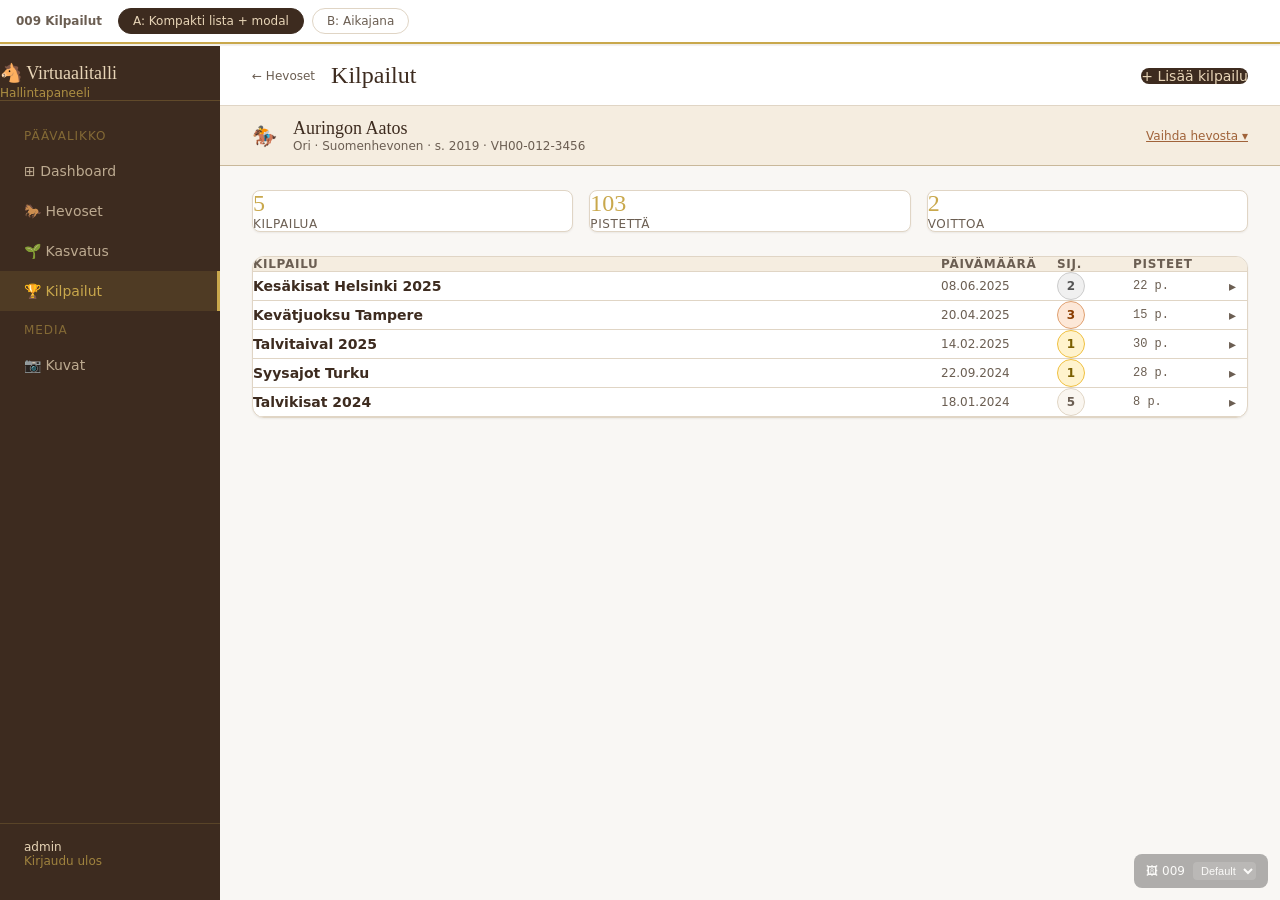
<file: .planning/sketches/009-admin-kilpailut/index.html>
<!DOCTYPE html>
<html lang="fi">
<head>
  <meta charset="UTF-8">
  <meta name="viewport" content="width=device-width, initial-scale=1.0">
  <title>009 — Admin Kilpailut</title>
  <link rel="stylesheet" href="../themes/default.css">
  <style>
    * { box-sizing: border-box; margin: 0; padding: 0; }
    body { background: var(--color-bg); font-family: var(--font-sans); font-size: var(--text-sm); color: var(--color-text); padding-top: 46px; }

    /* ── VARIANT NAV ─────────────────────── */
    #variant-nav { position: fixed; top: 0; left: 0; right: 0; z-index: 9998; background: var(--color-surface); border-bottom: 2px solid var(--color-gold); padding: 8px 16px; display: flex; gap: 8px; align-items: center; box-shadow: var(--shadow-sm); }
    #variant-nav span { font-size: var(--text-xs); color: var(--color-text-muted); margin-right: 8px; font-weight: 600; }
    .variant-tab { background: none; border: 1px solid var(--color-border); border-radius: var(--radius-full); padding: 5px 14px; font-size: var(--text-xs); cursor: pointer; color: var(--color-text-muted); transition: all 0.15s ease; font-family: var(--font-sans); }
    .variant-tab:hover { border-color: var(--color-accent); color: var(--color-accent); }
    .variant-tab.active { background: var(--color-primary); border-color: var(--color-primary); color: var(--color-cream); }
    .variant { display: none; }
    .variant.active { display: block; }

    /* ── SIDEBAR SHELL ───────────────────── */
    .page-shell { display: flex; height: calc(100vh - 46px); }
    .sidebar { width: 220px; flex-shrink: 0; background: var(--color-primary); display: flex; flex-direction: column; padding: var(--space-4) 0; }
    .sidebar-logo { padding: var(--space-4) var(--space-6) var(--space-5); border-bottom: 1px solid rgba(201,168,76,0.25); margin-bottom: var(--space-4); }
    .logo-text { font-family: var(--font-serif); font-size: var(--text-lg); color: var(--color-cream); }
    .logo-sub { font-size: var(--text-xs); color: var(--color-gold); opacity: 0.8; margin-top: 2px; }
    .nav-section { font-size: var(--text-xs); color: rgba(201,168,76,0.5); padding: var(--space-3) var(--space-6) var(--space-2); text-transform: uppercase; letter-spacing: 0.08em; }
    .nav-item { display: flex; align-items: center; gap: var(--space-3); padding: var(--space-3) var(--space-6); color: rgba(232,213,183,0.75); font-size: var(--text-sm); cursor: pointer; transition: all 0.15s; text-decoration: none; }
    .nav-item:hover { color: var(--color-cream); background: rgba(255,255,255,0.06); }
    .nav-item.active { color: var(--color-gold); background: rgba(201,168,76,0.12); border-right: 3px solid var(--color-gold); }
    .sidebar-footer { margin-top: auto; padding: var(--space-4) var(--space-6); border-top: 1px solid rgba(201,168,76,0.2); }
    .sidebar-footer .user-name { color: var(--color-cream); font-size: var(--text-xs); }
    .sidebar-footer .logout-link { color: var(--color-gold); font-size: var(--text-xs); opacity: 0.7; cursor: pointer; }
    .main-area { flex: 1; overflow-y: auto; background: var(--color-bg); display: flex; flex-direction: column; }

    /* ── PAGE CHROME ─────────────────────── */
    .page-header { background: var(--color-surface); border-bottom: 1px solid var(--color-border); padding: var(--space-4) var(--space-8); display: flex; align-items: center; gap: var(--space-4); }
    .page-header-back { color: var(--color-text-muted); font-size: var(--text-xs); text-decoration: none; }
    .page-header-back:hover { color: var(--color-accent); }
    .page-header h1 { font-family: var(--font-serif); font-size: var(--text-2xl); color: var(--color-primary); font-weight: normal; }
    .page-header-actions { margin-left: auto; }
    .horse-ctx { background: var(--color-parchment); border-bottom: 1px solid var(--color-border-warm); padding: var(--space-3) var(--space-8); display: flex; align-items: center; gap: var(--space-4); }
    .horse-ctx-name { font-family: var(--font-serif); font-size: var(--text-lg); color: var(--color-primary); }
    .horse-ctx-meta { font-size: var(--text-xs); color: var(--color-text-muted); }
    .horse-ctx-change { margin-left: auto; font-size: var(--text-xs); color: var(--color-accent); cursor: pointer; }
    .page-body { padding: var(--space-6) var(--space-8); flex: 1; }

    /* ── BUTTONS ─────────────────────────── */
    .btn-primary { background: var(--color-primary); color: var(--color-cream); border: none; border-radius: var(--radius-md); padding: var(--space-3) var(--space-5); font-size: var(--text-sm); cursor: pointer; font-family: var(--font-sans); transition: background 0.15s; }
    .btn-primary:hover { background: var(--color-primary-hover); }
    .btn-ghost { background: var(--color-surface); color: var(--color-text); border: 1px solid var(--color-border); border-radius: var(--radius-md); padding: var(--space-3) var(--space-5); font-size: var(--text-sm); cursor: pointer; font-family: var(--font-sans); transition: all 0.15s; }
    .btn-ghost:hover { border-color: var(--color-accent); color: var(--color-accent); }
    .btn-sm { padding: 4px 10px; font-size: var(--text-xs); border-radius: var(--radius-sm); border: 1px solid var(--color-border); background: var(--color-surface); cursor: pointer; font-family: var(--font-sans); transition: all 0.15s; color: var(--color-text); }
    .btn-sm:hover { background: var(--color-surface-warm); }
    .btn-sm-danger { border-color: #c9a0a0; color: var(--color-danger); }
    .btn-sm-danger:hover { background: #fdf0f0; }
    .btn-sm-accent { border-color: var(--color-accent); color: var(--color-accent); }
    .btn-sm-accent:hover { background: var(--color-surface-accent); }

    /* ── FLASH ───────────────────────────── */
    .flash { border-radius: var(--radius-md); padding: var(--space-3) var(--space-4); margin-bottom: var(--space-4); font-size: var(--text-sm); display: none; }
    .flash.visible { display: block; }
    .flash-ok { background: #e8f5e8; border: 1px solid #c3e6c3; color: var(--color-success); }

    /* ── COMPACT LIST ────────────────────── */
    .compact-list { background: var(--color-surface); border: 1px solid var(--color-border); border-radius: var(--radius-lg); overflow: hidden; box-shadow: var(--shadow-sm); }
    .compact-header { display: grid; gap: var(--space-4); align-items: center; padding: var(--space-3) var(--space-5); background: var(--color-surface-accent); border-bottom: 1px solid var(--color-border); font-size: var(--text-xs); text-transform: uppercase; letter-spacing: 0.06em; color: var(--color-text-muted); font-weight: 600; }
    .compact-row { display: grid; gap: var(--space-4); align-items: center; padding: var(--space-3) var(--space-5); border-bottom: 1px solid var(--color-border); transition: background 0.1s; cursor: pointer; }
    .compact-row:last-of-type { border-bottom: none; }
    .compact-row:hover { background: var(--color-surface-warm); }
    .compact-name { font-weight: 600; color: var(--color-primary); }
    .compact-meta { font-size: var(--text-xs); color: var(--color-text-muted); }
    .expand-btn { background: none; border: none; color: var(--color-text-muted); cursor: pointer; font-size: 14px; padding: 4px; border-radius: var(--radius-sm); transition: all 0.15s; width: 26px; height: 26px; display: flex; align-items: center; justify-content: center; }
    .expand-btn:hover { background: var(--color-surface-accent); color: var(--color-primary); }
    .expanded-panel { display: none; padding: var(--space-4) var(--space-5) var(--space-4) calc(var(--space-5) + 8px); border-bottom: 1px solid var(--color-border); background: var(--color-surface-warm); }
    .expanded-panel.open { display: block; }

    /* ── PLACEMENT BADGE ─────────────────── */
    .place-badge { display: inline-flex; align-items: center; justify-content: center; width: 28px; height: 28px; border-radius: var(--radius-full); font-size: var(--text-xs); font-weight: 700; }
    .place-1 { background: #fff3cd; color: #7a5f00; border: 1px solid #f0c040; }
    .place-2 { background: #f0f0f0; color: #555; border: 1px solid #ccc; }
    .place-3 { background: #fde8d8; color: #8a3d00; border: 1px solid #e0a070; }
    .place-other { background: var(--color-surface-warm); color: var(--color-text-muted); border: 1px solid var(--color-border); }

    /* ── FORM ────────────────────────────── */
    .form-group { display: flex; flex-direction: column; gap: var(--space-1); }
    .form-group label { font-size: var(--text-xs); color: var(--color-text-muted); font-weight: 600; text-transform: uppercase; letter-spacing: 0.05em; }
    .form-group input, .form-group select, .form-group textarea { border: 1px solid var(--color-border); border-radius: var(--radius-md); padding: var(--space-2) var(--space-3); font-size: var(--text-sm); font-family: var(--font-sans); background: var(--color-surface); color: var(--color-text); transition: border-color 0.15s; }
    .form-group input:focus, .form-group select:focus, .form-group textarea:focus { outline: none; border-color: var(--color-accent); }
    textarea { resize: vertical; min-height: 60px; }

    /* ── MODAL (variant A) ───────────────── */
    .modal-overlay { position: fixed; inset: 0; background: rgba(0,0,0,0.4); z-index: 500; display: none; align-items: center; justify-content: center; }
    .modal-overlay.open { display: flex; }
    .modal { background: var(--color-surface); border-radius: var(--radius-lg); box-shadow: var(--shadow-lg); width: 520px; max-width: 95vw; overflow: hidden; }
    .modal-header { background: var(--color-primary); padding: var(--space-5) var(--space-6); display: flex; align-items: center; justify-content: space-between; border-bottom: 3px solid var(--color-gold); }
    .modal-header h2 { font-family: var(--font-serif); font-size: var(--text-xl); color: var(--color-cream); font-weight: normal; }
    .modal-close { background: none; border: none; color: var(--color-cream); opacity: 0.6; cursor: pointer; font-size: 20px; }
    .modal-close:hover { opacity: 1; }
    .modal-body { padding: var(--space-6); display: flex; flex-direction: column; gap: var(--space-4); }
    .modal-footer { padding: var(--space-4) var(--space-6); border-top: 1px solid var(--color-border); display: flex; gap: var(--space-3); }
    .form-row-2 { display: grid; grid-template-columns: 1fr 1fr; gap: var(--space-4); }
    .form-row-3 { display: grid; grid-template-columns: 1fr 1fr 1fr; gap: var(--space-4); }

    /* ── TIMELINE (variant B) ────────────── */
    .timeline { position: relative; padding-left: 32px; }
    .timeline::before { content: ''; position: absolute; left: 11px; top: 8px; bottom: 0; width: 2px; background: var(--color-border); }
    .timeline-year { font-size: var(--text-xs); text-transform: uppercase; letter-spacing: 0.08em; color: var(--color-gold); font-weight: 600; margin-bottom: var(--space-3); margin-top: var(--space-5); }
    .timeline-year:first-child { margin-top: 0; }
    .timeline-item { position: relative; background: var(--color-surface); border: 1px solid var(--color-border); border-radius: var(--radius-md); padding: var(--space-4); margin-bottom: var(--space-3); box-shadow: var(--shadow-sm); cursor: pointer; transition: all 0.15s; }
    .timeline-item:hover { box-shadow: var(--shadow-md); transform: translateX(3px); }
    .timeline-dot { position: absolute; left: -26px; top: 14px; width: 10px; height: 10px; border-radius: 50%; background: var(--color-gold); border: 2px solid var(--color-surface); }
    .timeline-name { font-weight: 600; color: var(--color-primary); }
    .timeline-date { font-size: var(--text-xs); color: var(--color-text-muted); }
    .timeline-meta { display: flex; gap: var(--space-3); margin-top: var(--space-2); align-items: center; }
    .timeline-points { font-family: var(--font-mono); font-size: var(--text-xs); color: var(--color-text-muted); }
    .timeline-actions { display: none; margin-top: var(--space-3); padding-top: var(--space-3); border-top: 1px solid var(--color-border); }
    .timeline-item.expanded .timeline-actions { display: flex; gap: var(--space-2); }
    .timeline-notes { font-size: var(--text-xs); color: var(--color-text-muted); margin-top: var(--space-2); font-style: italic; }

    /* ── SLIDE PANEL (shared) ────────────── */
    .slide-overlay { position: fixed; inset: 0; background: rgba(0,0,0,0.3); z-index: 500; display: none; }
    .slide-overlay.open { display: block; }
    .slide-panel { position: fixed; top: 0; right: -440px; width: 420px; height: 100vh; background: var(--color-surface); box-shadow: var(--shadow-lg); z-index: 501; display: flex; flex-direction: column; transition: right 0.25s ease; border-left: 1px solid var(--color-border); }
    .slide-panel.open { right: 0; }
    .slide-panel-header { background: var(--color-primary); padding: var(--space-5) var(--space-6); display: flex; align-items: center; justify-content: space-between; border-bottom: 3px solid var(--color-gold); }
    .slide-panel-header h2 { font-family: var(--font-serif); font-size: var(--text-xl); color: var(--color-cream); font-weight: normal; }
    .slide-close { background: none; border: none; color: var(--color-cream); opacity: 0.6; cursor: pointer; font-size: 20px; }
    .slide-close:hover { opacity: 1; }
    .slide-panel-body { flex: 1; overflow-y: auto; padding: var(--space-6); display: flex; flex-direction: column; gap: var(--space-4); }
    .slide-panel-footer { padding: var(--space-4) var(--space-6); border-top: 1px solid var(--color-border); display: flex; gap: var(--space-3); }

    /* ── STAT ROW ────────────────────────── */
    .comp-stats { display: flex; gap: var(--space-4); margin-bottom: var(--space-6); }
    .comp-stat { background: var(--color-surface); border: 1px solid var(--color-border); border-radius: var(--radius-md); padding: var(--space-4) var(--space-5); flex: 1; box-shadow: var(--shadow-sm); }
    .comp-stat-num { font-family: var(--font-serif); font-size: var(--text-2xl); color: var(--color-gold); line-height: 1; }
    .comp-stat-label { font-size: var(--text-xs); color: var(--color-text-muted); margin-top: 2px; text-transform: uppercase; letter-spacing: 0.05em; }

    /* ── SKETCH TOOLBAR ──────────────────── */
    #sketch-tools { position: fixed; bottom: 12px; right: 12px; z-index: 9999; font-family: system-ui; font-size: 12px; background: rgba(0,0,0,0.75); color: white; padding: 8px 12px; border-radius: 8px; opacity: 0.4; transition: opacity 0.2s; display: flex; gap: 8px; align-items: center; }
    #sketch-tools:hover { opacity: 1; }
    #sketch-tools select { background: rgba(255,255,255,0.15); border: none; color: white; font-size: 11px; border-radius: 4px; padding: 2px 4px; cursor: pointer; }
  </style>
</head>
<body>

<div id="variant-nav">
  <span>009 Kilpailut</span>
  <button class="variant-tab active" onclick="showVariant('a',this)">A: Kompakti lista + modal</button>
  <button class="variant-tab" onclick="showVariant('b',this)">B: Aikajana</button>
</div>

<script>
const comps = [
  { id:1, name:"Talvitaival 2025", date:"2025-02-14", placement:"1", points:30, notes:"Erinomainen suoritus, paras kisaistaan." },
  { id:2, name:"Kevätjuoksu Tampere", date:"2025-04-20", placement:"3", points:15, notes:"" },
  { id:3, name:"Kesäkisat Helsinki 2025", date:"2025-06-08", placement:"2", points:22, notes:"Pieni häiriö lähdössä, muuten hyvä." },
  { id:4, name:"Syysajot Turku", date:"2024-09-22", placement:"1", points:28, notes:"" },
  { id:5, name:"Talvikisat 2024", date:"2024-01-18", placement:"5", points:8, notes:"" },
];
function placeCls(p) {
  if (p === '1') return 'place-1';
  if (p === '2') return 'place-2';
  if (p === '3') return 'place-3';
  return 'place-other';
}
function fmtDate(d) {
  if (!d) return '—';
  const [y,m,day] = d.split('-');
  return `${day}.${m}.${y}`;
}
</script>

<!-- ═══════════════════════════════════
     VARIANT A — Compact list + Modal
═══════════════════════════════════ -->
<div id="variant-a" class="variant active">
  <div class="page-shell">
    <aside class="sidebar">
      <div class="sidebar-logo"><div class="logo-text">🐴 Virtuaalitalli</div><div class="logo-sub">Hallintapaneeli</div></div>
      <div class="nav-section">Päävalikko</div>
      <a class="nav-item" href="#" onclick="return false">⊞ Dashboard</a>
      <a class="nav-item" href="#" onclick="return false">🐎 Hevoset</a>
      <a class="nav-item" href="#" onclick="return false">🌱 Kasvatus</a>
      <a class="nav-item active" href="#" onclick="return false">🏆 Kilpailut</a>
      <div class="nav-section">Media</div>
      <a class="nav-item" href="#" onclick="return false">📷 Kuvat</a>
      <div class="sidebar-footer"><div class="user-name">admin</div><div class="logout-link">Kirjaudu ulos</div></div>
    </aside>

    <div class="main-area">
      <div class="page-header">
        <a class="page-header-back" href="#" onclick="return false">← Hevoset</a>
        <h1>Kilpailut</h1>
        <div class="page-header-actions">
          <button class="btn-primary" onclick="openModal('a')">+ Lisää kilpailu</button>
        </div>
      </div>
      <div class="horse-ctx">
        <span style="font-size:20px">🏇</span>
        <div>
          <div class="horse-ctx-name">Auringon Aatos</div>
          <div class="horse-ctx-meta">Ori · Suomenhevonen · s. 2019 · VH00-012-3456</div>
        </div>
        <a class="horse-ctx-change" href="#" onclick="return false">Vaihda hevosta ▾</a>
      </div>

      <div class="page-body">
        <div id="flash-a" class="flash flash-ok">✓ Kilpailu lisätty onnistuneesti!</div>

        <!-- Summary stats -->
        <div class="comp-stats">
          <div class="comp-stat"><div class="comp-stat-num">5</div><div class="comp-stat-label">Kilpailua</div></div>
          <div class="comp-stat"><div class="comp-stat-num" style="color:var(--color-gold)">103</div><div class="comp-stat-label">Pistettä</div></div>
          <div class="comp-stat"><div class="comp-stat-num">2</div><div class="comp-stat-label">Voittoa</div></div>
        </div>

        <div class="compact-list" id="list-a"></div>
      </div>
    </div>
  </div>

  <!-- Modal -->
  <div class="modal-overlay" id="modal-a" onclick="if(event.target===this)closeModal('a')">
    <div class="modal">
      <div class="modal-header">
        <h2>Lisää kilpailu</h2>
        <button class="modal-close" onclick="closeModal('a')">✕</button>
      </div>
      <div class="modal-body">
        <div class="form-group">
          <label>Kilpailun nimi *</label>
          <input type="text" placeholder="esim. Talvitaival 2026">
        </div>
        <div class="form-row-2">
          <div class="form-group">
            <label>Päivämäärä</label>
            <input type="date">
          </div>
          <div class="form-group">
            <label>Sijoitus</label>
            <input type="text" placeholder="esim. 1, 2, 3, DNS…">
          </div>
        </div>
        <div class="form-row-2">
          <div class="form-group">
            <label>Pisteet</label>
            <input type="number" placeholder="0" min="0">
          </div>
        </div>
        <div class="form-group">
          <label>Muistiinpanot</label>
          <textarea placeholder="Vapaamuotoinen kuvaus suorituksesta…"></textarea>
        </div>
      </div>
      <div class="modal-footer">
        <button class="btn-primary" onclick="saveFlash('a');closeModal('a')">Tallenna kilpailu</button>
        <button class="btn-ghost" onclick="closeModal('a')">Peruuta</button>
      </div>
    </div>
  </div>
</div>

<!-- ═══════════════════════════════════
     VARIANT B — Timeline
═══════════════════════════════════ -->
<div id="variant-b" class="variant">
  <div class="page-shell">
    <aside class="sidebar">
      <div class="sidebar-logo"><div class="logo-text">🐴 Virtuaalitalli</div><div class="logo-sub">Hallintapaneeli</div></div>
      <div class="nav-section">Päävalikko</div>
      <a class="nav-item" href="#" onclick="return false">⊞ Dashboard</a>
      <a class="nav-item" href="#" onclick="return false">🐎 Hevoset</a>
      <a class="nav-item" href="#" onclick="return false">🌱 Kasvatus</a>
      <a class="nav-item active" href="#" onclick="return false">🏆 Kilpailut</a>
      <div class="nav-section">Media</div>
      <a class="nav-item" href="#" onclick="return false">📷 Kuvat</a>
      <div class="sidebar-footer"><div class="user-name">admin</div><div class="logout-link">Kirjaudu ulos</div></div>
    </aside>

    <div class="main-area">
      <div class="page-header">
        <a class="page-header-back" href="#" onclick="return false">← Hevoset</a>
        <h1>Kilpailut</h1>
        <div class="page-header-actions">
          <button class="btn-primary" onclick="openSlide()">+ Lisää kilpailu</button>
        </div>
      </div>
      <div class="horse-ctx">
        <span style="font-size:20px">🏇</span>
        <div>
          <div class="horse-ctx-name">Auringon Aatos</div>
          <div class="horse-ctx-meta">Ori · Suomenhevonen · s. 2019 · VH00-012-3456</div>
        </div>
        <a class="horse-ctx-change" href="#" onclick="return false">Vaihda hevosta ▾</a>
      </div>

      <div class="page-body">
        <div id="flash-b" class="flash flash-ok">✓ Kilpailu lisätty!</div>

        <div class="comp-stats" style="margin-bottom:var(--space-6)">
          <div class="comp-stat"><div class="comp-stat-num">5</div><div class="comp-stat-label">Kilpailua</div></div>
          <div class="comp-stat"><div class="comp-stat-num" style="color:var(--color-gold)">103</div><div class="comp-stat-label">Pistettä</div></div>
          <div class="comp-stat"><div class="comp-stat-num">2</div><div class="comp-stat-label">Voittoa</div></div>
        </div>

        <div class="timeline" id="timeline-b"></div>
      </div>
    </div>
  </div>

  <!-- Slide-in panel -->
  <div class="slide-overlay" id="slide-overlay" onclick="closeSlide()"></div>
  <div class="slide-panel" id="slide-panel">
    <div class="slide-panel-header">
      <h2>Lisää kilpailu</h2>
      <button class="slide-close" onclick="closeSlide()">✕</button>
    </div>
    <div class="slide-panel-body">
      <div class="form-group"><label>Kilpailun nimi *</label><input type="text" placeholder="esim. Talvitaival 2026"></div>
      <div style="display:grid;grid-template-columns:1fr 1fr;gap:var(--space-4)">
        <div class="form-group"><label>Päivämäärä</label><input type="date"></div>
        <div class="form-group"><label>Sijoitus</label><input type="text" placeholder="1, 2, DNS…"></div>
      </div>
      <div class="form-group"><label>Pisteet</label><input type="number" placeholder="0"></div>
      <div class="form-group"><label>Muistiinpanot</label><textarea placeholder="Vapaamuotoinen kuvaus…"></textarea></div>
    </div>
    <div class="slide-panel-footer">
      <button class="btn-primary" onclick="saveFlash('b');closeSlide()">Tallenna</button>
      <button class="btn-ghost" onclick="closeSlide()">Peruuta</button>
    </div>
  </div>
</div>

<!-- ─── SKETCH TOOLBAR ─────────────── -->
<div id="sketch-tools" onmouseenter="this.style.opacity='1'" onmouseleave="this.style.opacity='0.4'">
  <span>🖼 009</span>
  <select onchange="document.querySelector('link[href*=themes]').href='../themes/'+this.value+'.css'">
    <option value="default.css">Default</option>
  </select>
</div>

<script>
function showVariant(id, btn) {
  document.querySelectorAll('.variant').forEach(v => { v.classList.remove('active'); v.style.display = 'none'; });
  document.querySelectorAll('.variant-tab').forEach(t => t.classList.remove('active'));
  const el = document.getElementById('variant-' + id);
  el.classList.add('active'); el.style.display = 'block'; btn.classList.add('active');
}
document.querySelectorAll('.variant').forEach((v, i) => { v.style.display = i === 0 ? 'block' : 'none'; });

function openModal(v) { document.getElementById('modal-' + v).classList.add('open'); }
function closeModal(v) { document.getElementById('modal-' + v).classList.remove('open'); }
function openSlide() { document.getElementById('slide-overlay').classList.add('open'); document.getElementById('slide-panel').classList.add('open'); }
function closeSlide() { document.getElementById('slide-overlay').classList.remove('open'); document.getElementById('slide-panel').classList.remove('open'); }
function saveFlash(v) { const f = document.getElementById('flash-' + v); f.classList.add('visible'); setTimeout(() => f.classList.remove('visible'), 3000); }

/* Render compact list A */
function renderListA() {
  const sorted = [...comps].sort((a,b) => b.date.localeCompare(a.date));
  const rows = sorted.map((c, i) => `
    <div class="compact-row" style="grid-template-columns:2fr 100px 60px 70px 28px" onclick="toggleExpA(${i})">
      <div class="compact-name">${c.name}</div>
      <div class="compact-meta">${fmtDate(c.date)}</div>
      <div><span class="place-badge ${placeCls(c.placement)}">${c.placement}</span></div>
      <div class="compact-meta" style="font-family:var(--font-mono)">${c.points} p.</div>
      <div><button class="expand-btn" id="ebtn-a-${i}">▸</button></div>
    </div>
    <div class="expanded-panel" id="eexp-a-${i}">
      ${c.notes ? `<p style="font-size:var(--text-xs);color:var(--color-text-muted);margin-bottom:var(--space-3);font-style:italic">"${c.notes}"</p>` : ''}
      <div style="display:flex;gap:var(--space-2)">
        <button class="btn-sm btn-sm-accent" onclick="event.stopPropagation();alert('Muokkaa: ${c.name}')">✏️ Muokkaa</button>
        <button class="btn-sm btn-sm-danger" onclick="event.stopPropagation();if(confirm('Poistetaanko?'))alert('Poistettu')">🗑 Poista</button>
      </div>
    </div>
  `).join('');
  document.getElementById('list-a').innerHTML = `
    <div class="compact-header" style="grid-template-columns:2fr 100px 60px 70px 28px">
      <div>Kilpailu</div><div>Päivämäärä</div><div>Sij.</div><div>Pisteet</div><div></div>
    </div>
    ${rows}
  `;
}
function toggleExpA(i) {
  const exp = document.getElementById('eexp-a-' + i);
  const btn = document.getElementById('ebtn-a-' + i);
  const isOpen = exp.classList.contains('open');
  document.querySelectorAll('[id^="eexp-a-"]').forEach(e => e.classList.remove('open'));
  document.querySelectorAll('[id^="ebtn-a-"]').forEach(b => b.textContent = '▸');
  if (!isOpen) { exp.classList.add('open'); btn.textContent = '▾'; }
}

/* Render timeline B */
function renderTimelineB() {
  const sorted = [...comps].sort((a,b) => b.date.localeCompare(a.date));
  const byYear = {};
  sorted.forEach(c => {
    const yr = c.date ? c.date.slice(0,4) : '—';
    if (!byYear[yr]) byYear[yr] = [];
    byYear[yr].push(c);
  });
  let html = '';
  Object.keys(byYear).sort().reverse().forEach(yr => {
    html += `<div class="timeline-year">${yr}</div>`;
    byYear[yr].forEach((c, i) => {
      const uid = yr + '_' + i;
      html += `
        <div class="timeline-item" id="ti-${uid}" onclick="toggleTimelineItem('${uid}')">
          <div class="timeline-dot"></div>
          <div style="display:flex;align-items:flex-start;justify-content:space-between;gap:var(--space-4)">
            <div>
              <div class="timeline-name">${c.name}</div>
              <div class="timeline-date">${fmtDate(c.date)}</div>
            </div>
            <div style="display:flex;align-items:center;gap:var(--space-3);flex-shrink:0">
              <span class="place-badge ${placeCls(c.placement)}">${c.placement}</span>
              <span class="timeline-points">${c.points} p.</span>
            </div>
          </div>
          ${c.notes ? `<div class="timeline-notes">"${c.notes}"</div>` : ''}
          <div class="timeline-actions">
            <button class="btn-sm btn-sm-accent" onclick="event.stopPropagation();alert('Muokkaa')">✏️ Muokkaa</button>
            <button class="btn-sm btn-sm-danger" onclick="event.stopPropagation();if(confirm('Poistetaanko?'))alert('Poistettu')">🗑 Poista</button>
          </div>
        </div>
      `;
    });
  });
  document.getElementById('timeline-b').innerHTML = html;
}
function toggleTimelineItem(uid) {
  const el = document.getElementById('ti-' + uid);
  el.classList.toggle('expanded');
}

renderListA();
renderTimelineB();
</script>
</body>
</html>
</file>
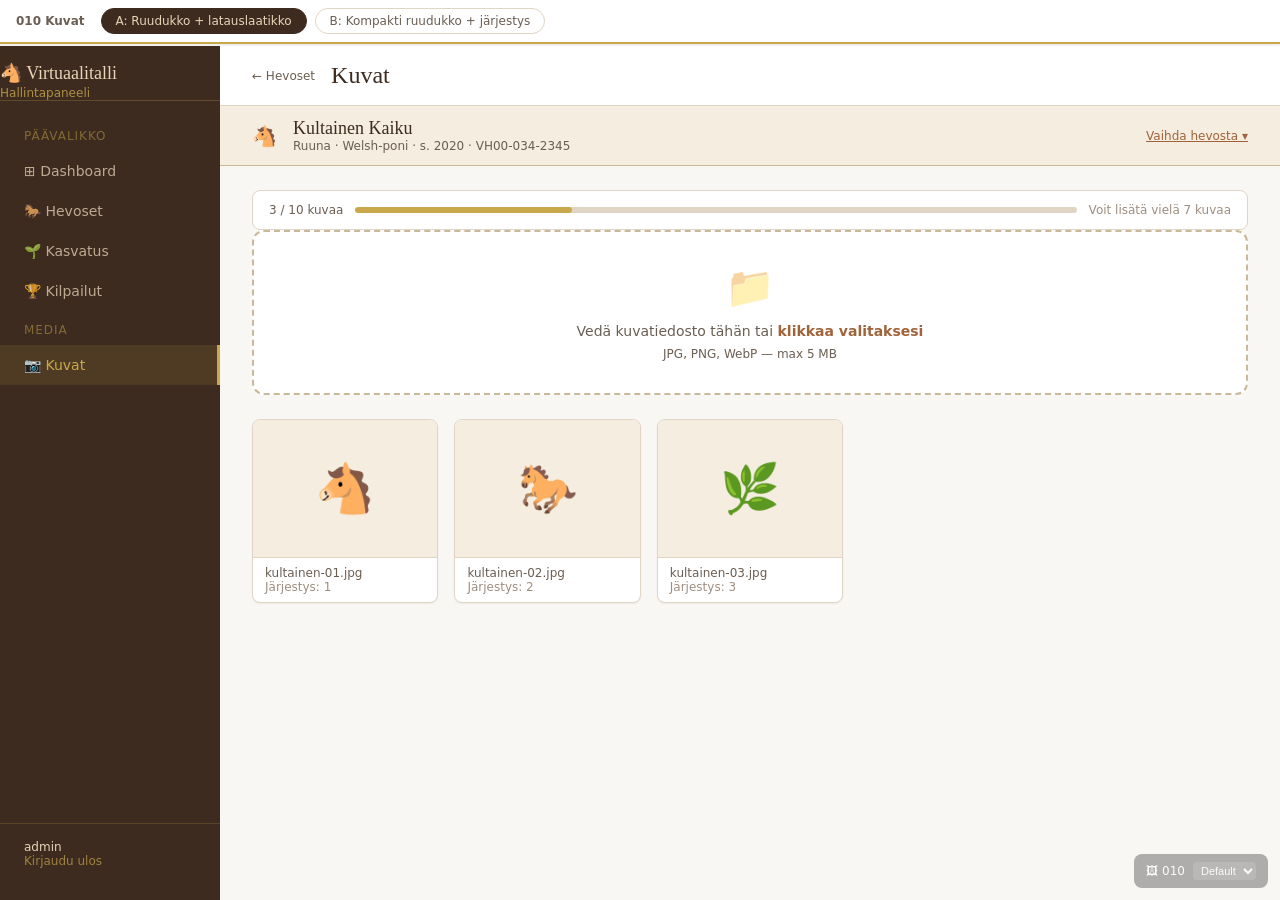
<file: .planning/sketches/010-admin-kuvat/index.html>
<!DOCTYPE html>
<html lang="fi">
<head>
  <meta charset="UTF-8">
  <meta name="viewport" content="width=device-width, initial-scale=1.0">
  <title>010 — Admin Kuvat</title>
  <link rel="stylesheet" href="../themes/default.css">
  <style>
    * { box-sizing: border-box; margin: 0; padding: 0; }
    body { background: var(--color-bg); font-family: var(--font-sans); font-size: var(--text-sm); color: var(--color-text); padding-top: 46px; }

    /* ── VARIANT NAV ─────────────────────── */
    #variant-nav { position: fixed; top: 0; left: 0; right: 0; z-index: 9998; background: var(--color-surface); border-bottom: 2px solid var(--color-gold); padding: 8px 16px; display: flex; gap: 8px; align-items: center; box-shadow: var(--shadow-sm); }
    #variant-nav span { font-size: var(--text-xs); color: var(--color-text-muted); margin-right: 8px; font-weight: 600; }
    .variant-tab { background: none; border: 1px solid var(--color-border); border-radius: var(--radius-full); padding: 5px 14px; font-size: var(--text-xs); cursor: pointer; color: var(--color-text-muted); transition: all 0.15s ease; font-family: var(--font-sans); }
    .variant-tab:hover { border-color: var(--color-accent); color: var(--color-accent); }
    .variant-tab.active { background: var(--color-primary); border-color: var(--color-primary); color: var(--color-cream); }
    .variant { display: none; }
    .variant.active { display: block; }

    /* ── SIDEBAR SHELL ───────────────────── */
    .page-shell { display: flex; height: calc(100vh - 46px); }
    .sidebar { width: 220px; flex-shrink: 0; background: var(--color-primary); display: flex; flex-direction: column; padding: var(--space-4) 0; }
    .sidebar-logo { padding: var(--space-4) var(--space-6) var(--space-5); border-bottom: 1px solid rgba(201,168,76,0.25); margin-bottom: var(--space-4); }
    .logo-text { font-family: var(--font-serif); font-size: var(--text-lg); color: var(--color-cream); }
    .logo-sub { font-size: var(--text-xs); color: var(--color-gold); opacity: 0.8; margin-top: 2px; }
    .nav-section { font-size: var(--text-xs); color: rgba(201,168,76,0.5); padding: var(--space-3) var(--space-6) var(--space-2); text-transform: uppercase; letter-spacing: 0.08em; }
    .nav-item { display: flex; align-items: center; gap: var(--space-3); padding: var(--space-3) var(--space-6); color: rgba(232,213,183,0.75); font-size: var(--text-sm); cursor: pointer; transition: all 0.15s; text-decoration: none; }
    .nav-item:hover { color: var(--color-cream); background: rgba(255,255,255,0.06); }
    .nav-item.active { color: var(--color-gold); background: rgba(201,168,76,0.12); border-right: 3px solid var(--color-gold); }
    .sidebar-footer { margin-top: auto; padding: var(--space-4) var(--space-6); border-top: 1px solid rgba(201,168,76,0.2); }
    .sidebar-footer .user-name { color: var(--color-cream); font-size: var(--text-xs); }
    .sidebar-footer .logout-link { color: var(--color-gold); font-size: var(--text-xs); opacity: 0.7; cursor: pointer; }
    .main-area { flex: 1; overflow-y: auto; background: var(--color-bg); display: flex; flex-direction: column; }

    /* ── PAGE CHROME ─────────────────────── */
    .page-header { background: var(--color-surface); border-bottom: 1px solid var(--color-border); padding: var(--space-4) var(--space-8); display: flex; align-items: center; gap: var(--space-4); }
    .page-header-back { color: var(--color-text-muted); font-size: var(--text-xs); text-decoration: none; }
    .page-header-back:hover { color: var(--color-accent); }
    .page-header h1 { font-family: var(--font-serif); font-size: var(--text-2xl); color: var(--color-primary); font-weight: normal; }
    .page-header-actions { margin-left: auto; display: flex; align-items: center; gap: var(--space-3); }
    .horse-ctx { background: var(--color-parchment); border-bottom: 1px solid var(--color-border-warm); padding: var(--space-3) var(--space-8); display: flex; align-items: center; gap: var(--space-4); }
    .horse-ctx-name { font-family: var(--font-serif); font-size: var(--text-lg); color: var(--color-primary); }
    .horse-ctx-meta { font-size: var(--text-xs); color: var(--color-text-muted); }
    .horse-ctx-change { margin-left: auto; font-size: var(--text-xs); color: var(--color-accent); cursor: pointer; }
    .page-body { padding: var(--space-6) var(--space-8); flex: 1; }

    /* ── BUTTONS ─────────────────────────── */
    .btn-primary { background: var(--color-primary); color: var(--color-cream); border: none; border-radius: var(--radius-md); padding: var(--space-3) var(--space-5); font-size: var(--text-sm); cursor: pointer; font-family: var(--font-sans); transition: background 0.15s; }
    .btn-primary:hover { background: var(--color-primary-hover); }
    .btn-ghost { background: var(--color-surface); color: var(--color-text); border: 1px solid var(--color-border); border-radius: var(--radius-md); padding: var(--space-3) var(--space-5); font-size: var(--text-sm); cursor: pointer; font-family: var(--font-sans); transition: all 0.15s; }
    .btn-ghost:hover { border-color: var(--color-accent); color: var(--color-accent); }

    /* ── FLASH ───────────────────────────── */
    .flash { border-radius: var(--radius-md); padding: var(--space-3) var(--space-4); margin-bottom: var(--space-4); font-size: var(--text-sm); display: none; }
    .flash.visible { display: block; }
    .flash-ok { background: #e8f5e8; border: 1px solid #c3e6c3; color: var(--color-success); }
    .flash-err { background: #fdf0f0; border: 1px solid #e6c3c3; color: var(--color-danger); }

    /* ── LIMIT BAR ───────────────────────── */
    .limit-bar { display: flex; align-items: center; gap: var(--space-3); margin-bottom: var(--space-5); padding: var(--space-3) var(--space-4); background: var(--color-surface); border: 1px solid var(--color-border); border-radius: var(--radius-md); }
    .limit-bar-track { flex: 1; height: 6px; background: var(--color-border); border-radius: 3px; overflow: hidden; }
    .limit-bar-fill { height: 100%; border-radius: 3px; background: var(--color-gold); transition: width 0.3s; }
    .limit-bar-fill.full { background: var(--color-danger); }
    .limit-bar-text { font-size: var(--text-xs); color: var(--color-text-muted); white-space: nowrap; }

    /* ── UPLOAD DROPZONE ─────────────────── */
    .dropzone {
      border: 2px dashed var(--color-border-warm); border-radius: var(--radius-lg);
      padding: var(--space-8); text-align: center; cursor: pointer;
      background: var(--color-surface); transition: all 0.2s; margin-bottom: var(--space-6);
    }
    .dropzone:hover, .dropzone.dragover { border-color: var(--color-gold); background: var(--color-parchment); }
    .dropzone .drop-icon { font-size: 40px; margin-bottom: var(--space-3); opacity: 0.5; }
    .dropzone p { color: var(--color-text-muted); font-size: var(--text-sm); }
    .dropzone strong { color: var(--color-accent); }
    .dropzone .drop-sub { font-size: var(--text-xs); color: var(--color-text-muted); margin-top: var(--space-2); }

    /* ── PHOTO GRID ──────────────────────── */
    .photo-grid { display: grid; grid-template-columns: repeat(auto-fill, minmax(160px, 1fr)); gap: var(--space-4); }
    .photo-card {
      background: var(--color-surface); border: 1px solid var(--color-border);
      border-radius: var(--radius-md); overflow: hidden; box-shadow: var(--shadow-sm);
      transition: box-shadow 0.15s; position: relative; cursor: pointer;
    }
    .photo-card:hover { box-shadow: var(--shadow-md); }
    .photo-thumb {
      width: 100%; aspect-ratio: 4/3; display: flex; align-items: center; justify-content: center;
      font-size: 48px; background: var(--color-parchment);
      border-bottom: 1px solid var(--color-border);
    }
    .photo-info { padding: var(--space-2) var(--space-3); }
    .photo-name { font-size: var(--text-xs); color: var(--color-text-muted); white-space: nowrap; overflow: hidden; text-overflow: ellipsis; }
    .photo-order { font-size: var(--text-xs); color: var(--color-text-light); }
    .photo-actions {
      position: absolute; top: 0; left: 0; right: 0; bottom: 0;
      background: rgba(61,43,31,0.7); display: flex; align-items: center; justify-content: center;
      gap: var(--space-3); opacity: 0; transition: opacity 0.2s; border-radius: var(--radius-md);
    }
    .photo-card:hover .photo-actions { opacity: 1; }
    .photo-action-btn {
      background: rgba(255,255,255,0.9); border: none; border-radius: var(--radius-sm);
      padding: 6px 10px; font-size: var(--text-xs); cursor: pointer; color: var(--color-primary);
      font-family: var(--font-sans); transition: all 0.15s;
    }
    .photo-action-btn:hover { background: white; }
    .photo-action-btn.danger { color: var(--color-danger); }
    .drag-handle {
      position: absolute; top: 8px; left: 8px;
      background: rgba(0,0,0,0.4); color: white; border-radius: 4px;
      padding: 2px 6px; font-size: 12px; cursor: grab; opacity: 0;
      transition: opacity 0.2s;
    }
    .photo-card:hover .drag-handle { opacity: 1; }

    /* ── PHOTO GRID COMPACT (variant B) ─── */
    .photo-grid-compact { display: grid; grid-template-columns: repeat(auto-fill, minmax(100px, 1fr)); gap: var(--space-3); }
    .photo-thumb-sm { width: 100%; aspect-ratio: 1; display: flex; align-items: center; justify-content: center; font-size: 32px; background: var(--color-parchment); border: 1px solid var(--color-border); border-radius: var(--radius-md); position: relative; cursor: pointer; transition: all 0.15s; }
    .photo-thumb-sm:hover { border-color: var(--color-accent); transform: scale(1.04); box-shadow: var(--shadow-md); }
    .photo-thumb-sm .del-btn { position: absolute; top: 4px; right: 4px; background: rgba(138,48,48,0.85); color: white; border: none; border-radius: 50%; width: 20px; height: 20px; font-size: 10px; cursor: pointer; display: none; align-items: center; justify-content: center; }
    .photo-thumb-sm:hover .del-btn { display: flex; }
    .photo-num { position: absolute; bottom: 4px; left: 4px; background: rgba(0,0,0,0.5); color: white; font-size: 10px; padding: 1px 5px; border-radius: 3px; font-family: var(--font-mono); }

    /* ── UPLOAD PROGRESS (fake) ──────────── */
    .upload-progress { background: var(--color-surface); border: 1px solid var(--color-border); border-radius: var(--radius-md); padding: var(--space-4); margin-bottom: var(--space-4); display: none; }
    .upload-progress.visible { display: block; }
    .progress-bar { height: 6px; background: var(--color-border); border-radius: 3px; overflow: hidden; margin-top: var(--space-2); }
    .progress-fill { height: 100%; background: var(--color-gold); border-radius: 3px; width: 0%; transition: width 0.1s; }

    /* ── LIGHTBOX ────────────────────────── */
    .lightbox { position: fixed; inset: 0; background: rgba(0,0,0,0.88); z-index: 600; display: none; align-items: center; justify-content: center; flex-direction: column; gap: var(--space-4); }
    .lightbox.open { display: flex; }
    .lightbox-img { font-size: 120px; }
    .lightbox-name { color: rgba(255,255,255,0.7); font-size: var(--text-sm); }
    .lightbox-close { position: absolute; top: var(--space-6); right: var(--space-6); background: none; border: none; color: white; font-size: 28px; cursor: pointer; opacity: 0.6; }
    .lightbox-close:hover { opacity: 1; }

    /* ── SKETCH TOOLBAR ──────────────────── */
    #sketch-tools { position: fixed; bottom: 12px; right: 12px; z-index: 9999; font-family: system-ui; font-size: 12px; background: rgba(0,0,0,0.75); color: white; padding: 8px 12px; border-radius: 8px; opacity: 0.4; transition: opacity 0.2s; display: flex; gap: 8px; align-items: center; }
    #sketch-tools:hover { opacity: 1; }
    #sketch-tools select { background: rgba(255,255,255,0.15); border: none; color: white; font-size: 11px; border-radius: 4px; padding: 2px 4px; cursor: pointer; }
  </style>
</head>
<body>

<div id="variant-nav">
  <span>010 Kuvat</span>
  <button class="variant-tab active" onclick="showVariant('a',this)">A: Ruudukko + latauslaatikko</button>
  <button class="variant-tab" onclick="showVariant('b',this)">B: Kompakti ruudukko + järjestys</button>
</div>

<!-- ═══════════════════════════════════
     VARIANT A — Photo grid + dropzone
═══════════════════════════════════ -->
<div id="variant-a" class="variant active">
  <div class="page-shell">
    <aside class="sidebar">
      <div class="sidebar-logo"><div class="logo-text">🐴 Virtuaalitalli</div><div class="logo-sub">Hallintapaneeli</div></div>
      <div class="nav-section">Päävalikko</div>
      <a class="nav-item" href="#" onclick="return false">⊞ Dashboard</a>
      <a class="nav-item" href="#" onclick="return false">🐎 Hevoset</a>
      <a class="nav-item" href="#" onclick="return false">🌱 Kasvatus</a>
      <a class="nav-item" href="#" onclick="return false">🏆 Kilpailut</a>
      <div class="nav-section">Media</div>
      <a class="nav-item active" href="#" onclick="return false">📷 Kuvat</a>
      <div class="sidebar-footer"><div class="user-name">admin</div><div class="logout-link">Kirjaudu ulos</div></div>
    </aside>

    <div class="main-area">
      <div class="page-header">
        <a class="page-header-back" href="#" onclick="return false">← Hevoset</a>
        <h1>Kuvat</h1>
      </div>
      <div class="horse-ctx">
        <span style="font-size:20px">🐴</span>
        <div>
          <div class="horse-ctx-name">Kultainen Kaiku</div>
          <div class="horse-ctx-meta">Ruuna · Welsh-poni · s. 2020 · VH00-034-2345</div>
        </div>
        <a class="horse-ctx-change" href="#" onclick="return false">Vaihda hevosta ▾</a>
      </div>

      <div class="page-body">
        <div id="flash-a" class="flash flash-ok">✓ Kuva ladattu onnistuneesti!</div>

        <!-- Limit bar -->
        <div class="limit-bar">
          <span class="limit-bar-text">3 / 10 kuvaa</span>
          <div class="limit-bar-track">
            <div class="limit-bar-fill" style="width:30%"></div>
          </div>
          <span class="limit-bar-text" style="color:var(--color-text-light)">Voit lisätä vielä 7 kuvaa</span>
        </div>

        <!-- Dropzone -->
        <div class="dropzone"
          id="drop-a"
          ondragover="event.preventDefault();this.classList.add('dragover')"
          ondragleave="this.classList.remove('dragover')"
          ondrop="event.preventDefault();this.classList.remove('dragover');fakeUpload('a')"
          onclick="fakeUpload('a')">
          <div class="drop-icon">📁</div>
          <p>Vedä kuvatiedosto tähän tai <strong>klikkaa valitaksesi</strong></p>
          <p class="drop-sub">JPG, PNG, WebP — max 5 MB</p>
        </div>

        <!-- Upload progress -->
        <div class="upload-progress" id="upload-progress-a">
          <div style="display:flex;justify-content:space-between;font-size:var(--text-xs);color:var(--color-text-muted)">
            <span>Ladataan tiedostoa…</span><span id="pct-a">0%</span>
          </div>
          <div class="progress-bar"><div class="progress-fill" id="pfill-a"></div></div>
        </div>

        <!-- Photo grid -->
        <div class="photo-grid" id="grid-a"></div>
      </div>
    </div>
  </div>

  <!-- Lightbox -->
  <div class="lightbox" id="lightbox-a" onclick="closeLightbox('a')">
    <button class="lightbox-close" onclick="closeLightbox('a')">✕</button>
    <div class="lightbox-img" id="lbimg-a">🖼</div>
    <div class="lightbox-name" id="lbname-a"></div>
  </div>
</div>

<!-- ═══════════════════════════════════
     VARIANT B — Compact grid + order
═══════════════════════════════════ -->
<div id="variant-b" class="variant">
  <div class="page-shell">
    <aside class="sidebar">
      <div class="sidebar-logo"><div class="logo-text">🐴 Virtuaalitalli</div><div class="logo-sub">Hallintapaneeli</div></div>
      <div class="nav-section">Päävalikko</div>
      <a class="nav-item" href="#" onclick="return false">⊞ Dashboard</a>
      <a class="nav-item" href="#" onclick="return false">🐎 Hevoset</a>
      <a class="nav-item" href="#" onclick="return false">🌱 Kasvatus</a>
      <a class="nav-item" href="#" onclick="return false">🏆 Kilpailut</a>
      <div class="nav-section">Media</div>
      <a class="nav-item active" href="#" onclick="return false">📷 Kuvat</a>
      <div class="sidebar-footer"><div class="user-name">admin</div><div class="logout-link">Kirjaudu ulos</div></div>
    </aside>

    <div class="main-area">
      <div class="page-header">
        <a class="page-header-back" href="#" onclick="return false">← Hevoset</a>
        <h1>Kuvat</h1>
        <div class="page-header-actions">
          <span style="font-size:var(--text-xs);color:var(--color-text-muted)">Järjestys tallennettu automaattisesti</span>
          <button class="btn-primary" onclick="fakeUpload('b')">+ Lisää kuva</button>
        </div>
      </div>
      <div class="horse-ctx">
        <span style="font-size:20px">🐴</span>
        <div>
          <div class="horse-ctx-name">Kultainen Kaiku</div>
          <div class="horse-ctx-meta">Ruuna · Welsh-poni · s. 2020</div>
        </div>
        <div style="margin-left:auto;display:flex;align-items:center;gap:var(--space-3)">
          <span style="font-size:var(--text-xs);color:var(--color-text-muted);background:var(--color-surface);border:1px solid var(--color-border);padding:3px 10px;border-radius:var(--radius-full)">3 / 10 kuvaa</span>
          <a class="horse-ctx-change" href="#" onclick="return false">Vaihda hevosta ▾</a>
        </div>
      </div>

      <div class="page-body">
        <div id="flash-b" class="flash flash-ok">✓ Kuva lisätty!</div>

        <div style="display:flex;align-items:center;justify-content:space-between;margin-bottom:var(--space-4)">
          <p style="font-size:var(--text-xs);color:var(--color-text-muted)">Ensimmäinen kuva näkyy hevosen profiilikuvana. Vedä ja pudota järjestää uudelleen.</p>
        </div>

        <div class="photo-grid-compact" id="grid-b"></div>

        <!-- Upload progress -->
        <div class="upload-progress" id="upload-progress-b" style="margin-top:var(--space-4)">
          <div style="display:flex;justify-content:space-between;font-size:var(--text-xs);color:var(--color-text-muted)">
            <span>Ladataan…</span><span id="pct-b">0%</span>
          </div>
          <div class="progress-bar"><div class="progress-fill" id="pfill-b"></div></div>
        </div>
      </div>
    </div>
  </div>

  <!-- Lightbox B -->
  <div class="lightbox" id="lightbox-b" onclick="closeLightbox('b')">
    <button class="lightbox-close" onclick="closeLightbox('b')">✕</button>
    <div class="lightbox-img" id="lbimg-b">🖼</div>
    <div class="lightbox-name" id="lbname-b"></div>
  </div>
</div>

<!-- ─── SKETCH TOOLBAR ─────────────── -->
<div id="sketch-tools" onmouseenter="this.style.opacity='1'" onmouseleave="this.style.opacity='0.4'">
  <span>🖼 010</span>
  <select onchange="document.querySelector('link[href*=themes]').href='../themes/'+this.value+'.css'">
    <option value="default.css">Default</option>
  </select>
</div>

<script>
const photoEmojis = ['🐴','🐎','🌿','🌸','🍂','🌾','🌅','🏡'];
let photos = [
  { id:1, name:'kultainen-01.jpg', emoji:'🐴', order:1 },
  { id:2, name:'kultainen-02.jpg', emoji:'🐎', order:2 },
  { id:3, name:'kultainen-03.jpg', emoji:'🌿', order:3 },
];

function showVariant(id, btn) {
  document.querySelectorAll('.variant').forEach(v => { v.classList.remove('active'); v.style.display = 'none'; });
  document.querySelectorAll('.variant-tab').forEach(t => t.classList.remove('active'));
  const el = document.getElementById('variant-' + id);
  el.classList.add('active'); el.style.display = 'block'; btn.classList.add('active');
}
document.querySelectorAll('.variant').forEach((v, i) => { v.style.display = i === 0 ? 'block' : 'none'; });

/* Render grid A — large cards with hover overlay */
function renderGridA() {
  document.getElementById('grid-a').innerHTML = photos.map((p, i) => `
    <div class="photo-card" onclick="openLightbox('a','${p.emoji}','${p.name}')">
      <div class="drag-handle">⠿</div>
      <div class="photo-thumb">${p.emoji}</div>
      <div class="photo-info">
        <div class="photo-name">${p.name}</div>
        <div class="photo-order">Järjestys: ${p.order}</div>
      </div>
      <div class="photo-actions">
        <button class="photo-action-btn" onclick="event.stopPropagation();openLightbox('a','${p.emoji}','${p.name}')">👁 Näytä</button>
        <button class="photo-action-btn danger" onclick="event.stopPropagation();deletePhoto(${p.id},'a')">🗑 Poista</button>
      </div>
    </div>
  `).join('');
}

/* Render grid B — compact squares */
function renderGridB() {
  document.getElementById('grid-b').innerHTML = photos.map((p, i) => `
    <div class="photo-thumb-sm" onclick="openLightbox('b','${p.emoji}','${p.name}')">
      <span>${p.emoji}</span>
      <button class="del-btn" onclick="event.stopPropagation();deletePhoto(${p.id},'b')">✕</button>
      <span class="photo-num">${p.order}</span>
      ${i === 0 ? '<span style="position:absolute;bottom:4px;right:4px;background:var(--color-gold);color:#3d2b1f;font-size:9px;padding:1px 5px;border-radius:3px;font-weight:700">PROFIILI</span>' : ''}
    </div>
  `).join('');
}

function deletePhoto(id, v) {
  if (!confirm('Poistetaanko kuva?')) return;
  photos = photos.filter(p => p.id !== id);
  photos.forEach((p, i) => p.order = i + 1);
  if (v === 'a') renderGridA();
  else renderGridB();
}

function fakeUpload(v) {
  const prog = document.getElementById('upload-progress-' + v);
  const fill = document.getElementById('pfill-' + v);
  const pct  = document.getElementById('pct-' + v);
  prog.classList.add('visible');
  let w = 0;
  const interval = setInterval(() => {
    w += Math.random() * 20 + 8;
    if (w >= 100) w = 100;
    fill.style.width = w + '%';
    pct.textContent = Math.round(w) + '%';
    if (w >= 100) {
      clearInterval(interval);
      setTimeout(() => {
        prog.classList.remove('visible');
        fill.style.width = '0%';
        const newId = Date.now();
        photos.push({ id: newId, name: `kultainen-0${photos.length+1}.jpg`, emoji: photoEmojis[photos.length % photoEmojis.length], order: photos.length + 1 });
        if (v === 'a') renderGridA();
        else renderGridB();
        const f = document.getElementById('flash-' + v);
        f.classList.add('visible');
        setTimeout(() => f.classList.remove('visible'), 3000);
      }, 300);
    }
  }, 100);
}

function openLightbox(v, emoji, name) {
  document.getElementById('lbimg-' + v).textContent = emoji;
  document.getElementById('lbname-' + v).textContent = name;
  document.getElementById('lightbox-' + v).classList.add('open');
}
function closeLightbox(v) {
  document.getElementById('lightbox-' + v).classList.remove('open');
}

renderGridA();
renderGridB();
</script>
</body>
</html>
</file>
<file: .planning/sketches/themes/default.css>
/* Virtuaalitalli — Rustiikkinen teema */
:root {
  /* Värit — lämmin, maanläheinen */
  --color-bg: #f9f7f4;
  --color-surface: #ffffff;
  --color-surface-warm: #faf6f0;
  --color-surface-accent: #f5ede0;
  --color-border: #e0d5c5;
  --color-border-warm: #c9b89a;

  --color-text: #2c2c2c;
  --color-text-muted: #6b5e52;
  --color-text-light: #9e8e7e;

  --color-primary: #3d2b1f;
  --color-primary-hover: #5a4030;
  --color-primary-light: #7a5c45;

  --color-accent: #a0633a;
  --color-accent-light: #c9874f;
  --color-gold: #c9a84c;
  --color-cream: #e8d5b7;
  --color-parchment: #f5ede0;

  --color-success: #5a8a5a;
  --color-danger: #8a3030;

  /* Typografia */
  --font-serif: Georgia, 'Times New Roman', serif;
  --font-sans: 'Segoe UI', system-ui, sans-serif;
  --font-mono: 'Courier New', monospace;

  --text-xs: 0.75rem;
  --text-sm: 0.875rem;
  --text-base: 1rem;
  --text-lg: 1.125rem;
  --text-xl: 1.25rem;
  --text-2xl: 1.5rem;
  --text-3xl: 2rem;

  /* Välit */
  --space-1: 4px;
  --space-2: 8px;
  --space-3: 12px;
  --space-4: 16px;
  --space-6: 24px;
  --space-8: 32px;
  --space-12: 48px;

  /* Muodot */
  --radius-sm: 4px;
  --radius-md: 8px;
  --radius-lg: 12px;
  --radius-full: 9999px;

  /* Varjot */
  --shadow-sm: 0 1px 2px rgba(61,43,31,0.07);
  --shadow-md: 0 4px 8px rgba(61,43,31,0.1);
  --shadow-lg: 0 10px 24px rgba(61,43,31,0.14);
}
</file>
